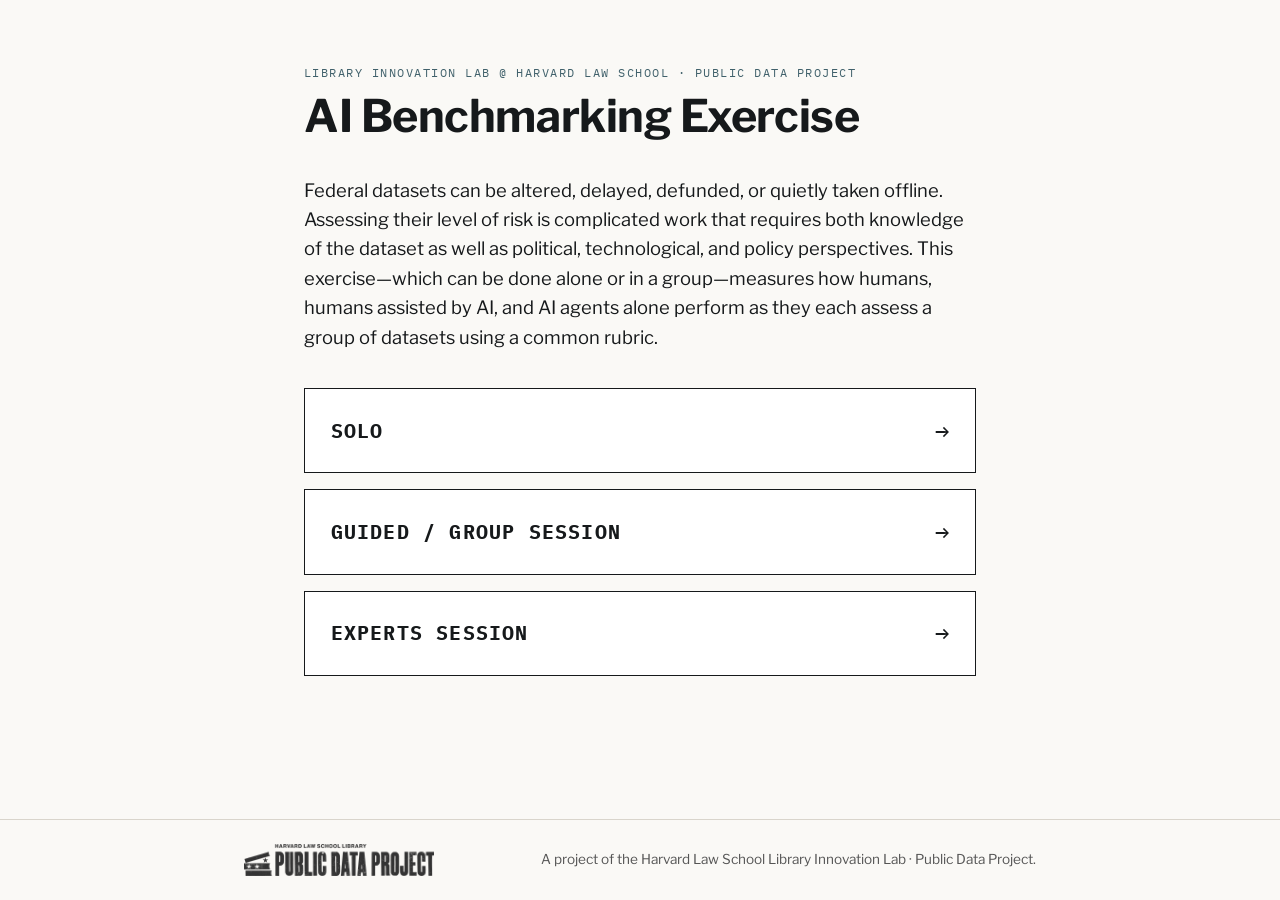
<file: index.html>
<!doctype html>
<html lang="en">
  <head>
    <meta charset="utf-8" />
    <meta name="viewport" content="width=device-width, initial-scale=1" />
    <title>AI Benchmarking Exercise · Public Data Project</title>
    <link rel="preconnect" href="https://fonts.googleapis.com" />
    <link
      href="https://fonts.googleapis.com/css2?family=IBM+Plex+Mono:wght@400;700&family=Libre+Franklin:ital,wght@0,400;0,600;0,800;1,400&display=swap"
      rel="stylesheet"
    />
    <link rel="stylesheet" href="css/style.css" />
    <script src="js/data-index.js"></script>
    <script src="js/site.js"></script>
    <script>
      applyTrack();
    </script>
  </head>
  <body>
    <main class="entry">
      <p class="eyebrow">
        Library Innovation Lab @ Harvard Law School · Public Data Project
      </p>
      <h1>AI Benchmarking Exercise</h1>

      <p class="lede">
        Federal datasets can be altered, delayed, defunded, or quietly taken
        offline. Assessing their level of risk is complicated work that requires
        both knowledge of the dataset as well as political, technological, and
        policy perspectives. This exercise—which can be done alone or in a
        group—measures how humans, humans assisted by AI, and AI agents alone
        perform as they each assess a group of datasets using a common rubric.
      </p>

      <div class="choices">
        <a class="choice" href="overview.html" data-track-set="solo">
          <span class="choice-label">Solo</span>
          <span class="choice-go" aria-hidden="true">→</span>
        </a>
        <a class="choice" href="overview.html" data-track-set="group">
          <span class="choice-label">Guided / Group Session</span>
          <span class="choice-go" aria-hidden="true">→</span>
        </a>
        <a class="choice" href="overview.html" data-track-set="expert">
          <span class="choice-label">Experts Session</span>
          <span class="choice-go" aria-hidden="true">→</span>
        </a>
      </div>
    </main>

    <footer class="site">
      <div class="inner">
        <img
          class="footer-logo"
          src="assets/public-data-project.png"
          width="800"
          height="136"
          alt="Harvard Law School Library · Public Data Project"
        />
        <p>
          A project of the Harvard Law School Library Innovation Lab · Public
          Data Project.
        </p>
      </div>
    </footer>

    <script>
      initEntry();
    </script>
  </body>
</html>
</file>
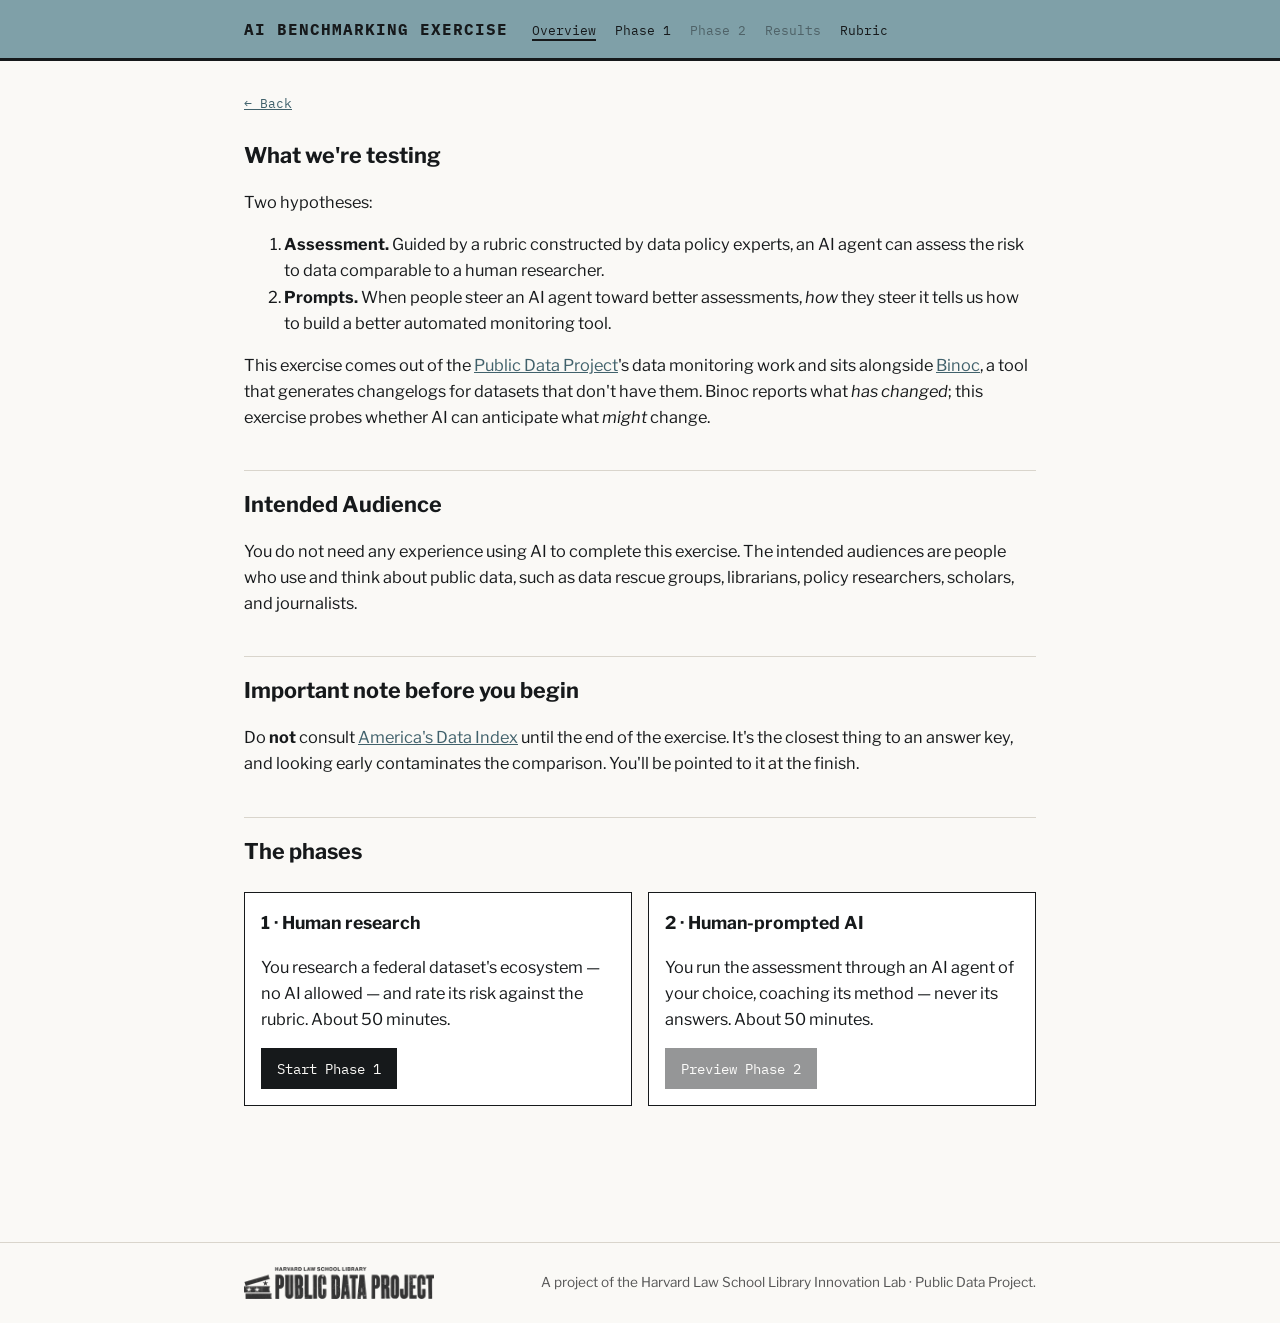
<file: overview.html>
<!doctype html>
<html lang="en">
  <head>
    <meta charset="utf-8" />
    <meta name="viewport" content="width=device-width, initial-scale=1" />
    <title>Overview · AI Benchmarking Exercise — Public Data Project</title>
    <link rel="preconnect" href="https://fonts.googleapis.com" />
    <link
      href="https://fonts.googleapis.com/css2?family=IBM+Plex+Mono:wght@400;700&family=Libre+Franklin:ital,wght@0,400;0,600;0,800;1,400&display=swap"
      rel="stylesheet"
    />
    <link rel="stylesheet" href="css/style.css" />
    <script src="js/data-index.js"></script>
    <script src="js/site.js"></script>
    <script>
      applyTrack();
    </script>
  </head>
  <body>
    <header class="site">
      <div class="inner">
        <a class="wordmark" href="index.html">AI Benchmarking Exercise</a>
        <nav class="site">
          <a href="overview.html" aria-current="page">Overview</a>
          <a href="phase-1.html">Phase 1</a>
          <a href="phase-2.html" data-only="group">Phase 2</a>
          <a href="results.html">Results</a>
          <a href="rubric.html">Rubric</a>
        </nav>
      </div>
    </header>

    <main>
      <p class="backlink"><a href="index.html">← Back</a></p>

      <h2>What we're testing</h2>
      <p>Two hypotheses:</p>
      <ol>
        <li>
          <strong>Assessment.</strong> Guided by a rubric constructed by data
          policy experts, an AI agent can assess the risk to data comparable to
          a human researcher.
        </li>
        <li>
          <strong>Prompts.</strong> When people steer an AI agent toward better
          assessments, <em>how</em> they steer it tells us how to build a better
          automated monitoring tool.
        </li>
      </ol>
      <p>
        This exercise comes out of the
        <a href="https://lil.law.harvard.edu/our-work/public-data-project/"
          >Public Data Project</a
        >'s data monitoring work and sits alongside
        <a href="https://harvard-lil.github.io/binoc/">Binoc</a>, a tool that
        generates changelogs for datasets that don't have them. Binoc reports
        what <em>has changed</em>; this exercise probes whether AI can
        anticipate what <em>might</em> change.
      </p>

      <h2>Intended Audience</h2>
      <p>
        You do not need any experience using AI to complete this exercise. The
        intended audiences are people who use and think about public data, such
        as data rescue groups, librarians, policy researchers, scholars, and
        journalists.
      </p>

      <h2>Important note before you begin</h2>

      <p data-hide="expert">
        Do <strong>not</strong> consult
        <a href="https://dataindex.us/collections/">America's Data Index</a>
        until the end of the exercise. It's the closest thing to an answer key,
        and looking early contaminates the comparison. You'll be pointed to it
        at the finish.
      </p>
      <p data-only="expert">
        Do <strong>not</strong> consult
        <a href="https://dataindex.us/collections/">America's Data Index</a>
        during the exercise.
      </p>

      <h2>The phases</h2>
      <div class="phases">
        <article class="phase-card">
          <h3>1 · Human research</h3>
          <p>
            You research a federal dataset's ecosystem — no AI allowed — and
            rate its risk against the rubric. About 50 minutes.
          </p>
          <a class="btn" href="phase-1.html">Start Phase 1</a>
        </article>
        <article class="phase-card" data-only="group">
          <h3>2 · Human-prompted AI</h3>
          <p>
            You run the assessment through an AI agent of your choice, coaching
            its method — never its answers. About 50 minutes.
          </p>
          <a class="btn" href="phase-2.html">Preview Phase 2</a>
        </article>
      </div>
    </main>

    <footer class="site">
      <div class="inner">
        <img
          class="footer-logo"
          src="assets/public-data-project.png"
          width="800"
          height="136"
          alt="Harvard Law School Library · Public Data Project"
        />
        <p>
          A project of the Harvard Law School Library Innovation Lab · Public
          Data Project.
        </p>
      </div>
    </footer>
  <script>guardNav();</script>
</body>
</html>
</file>
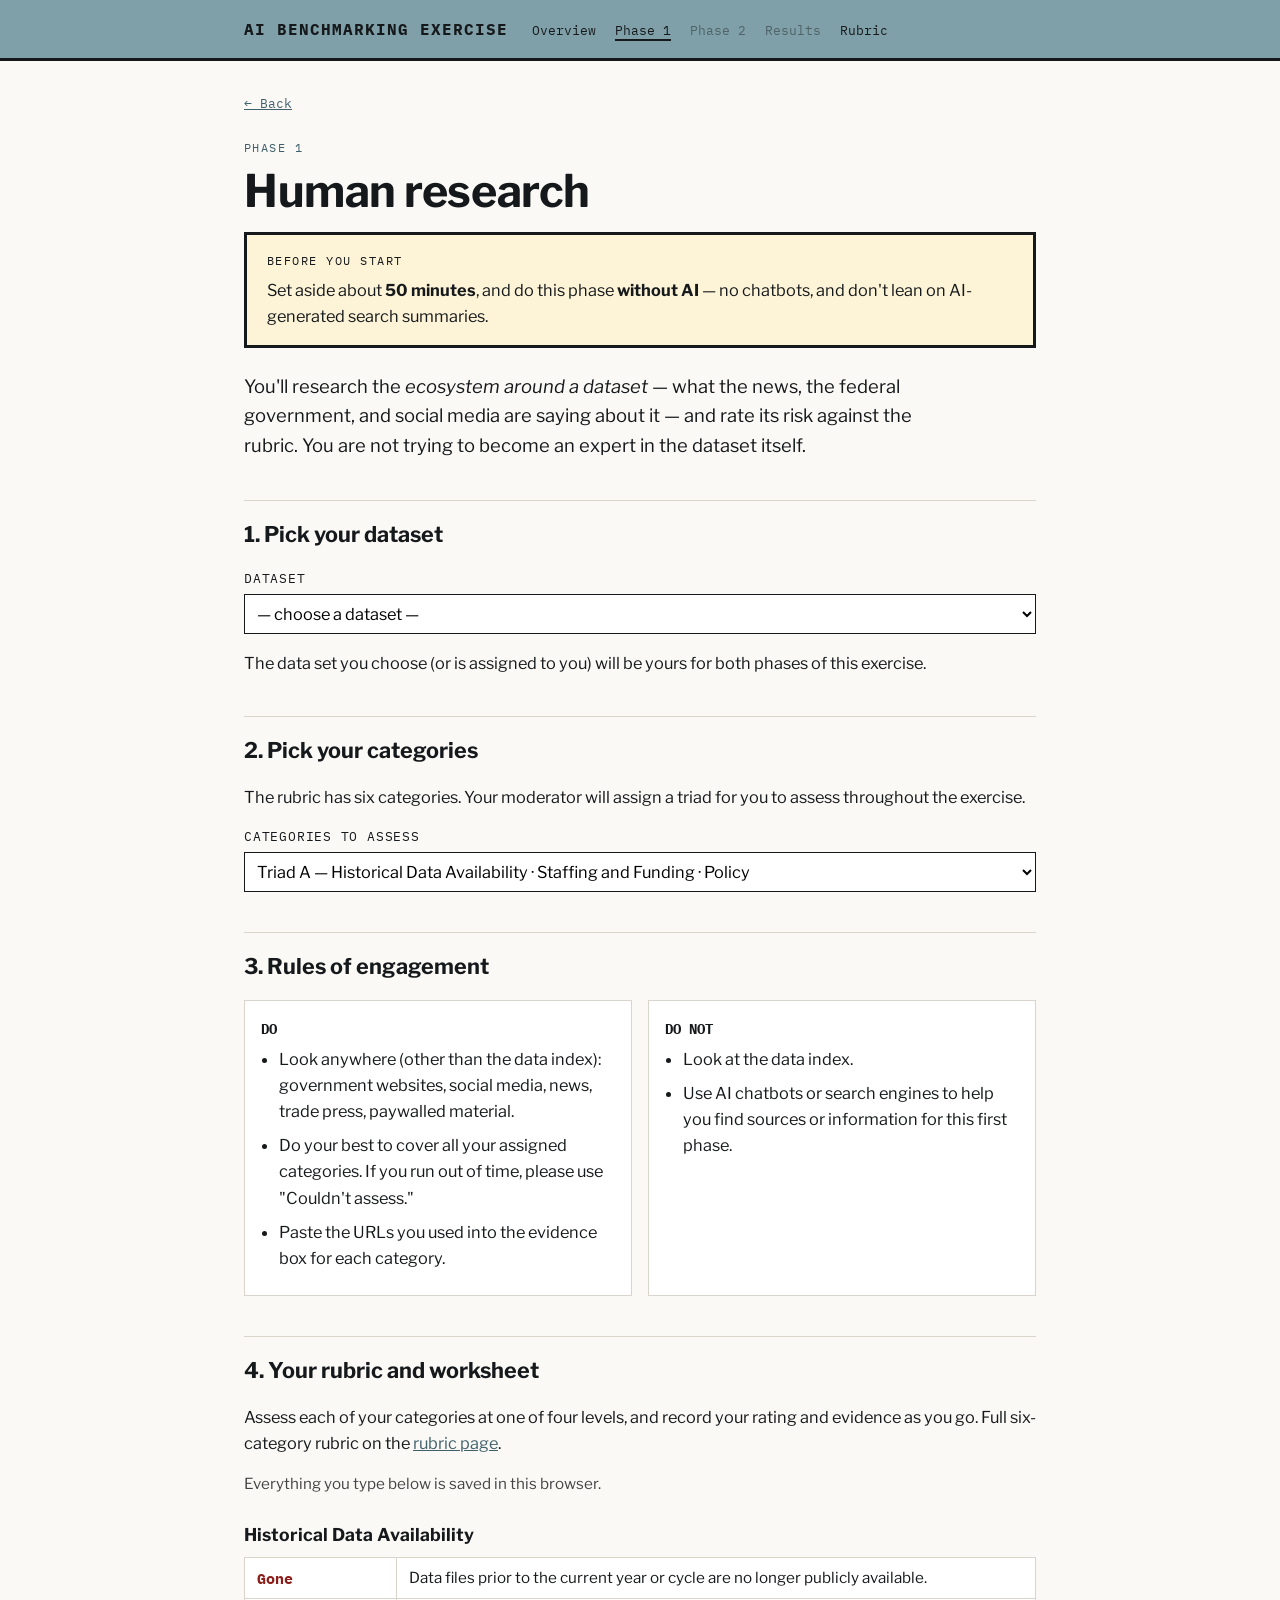
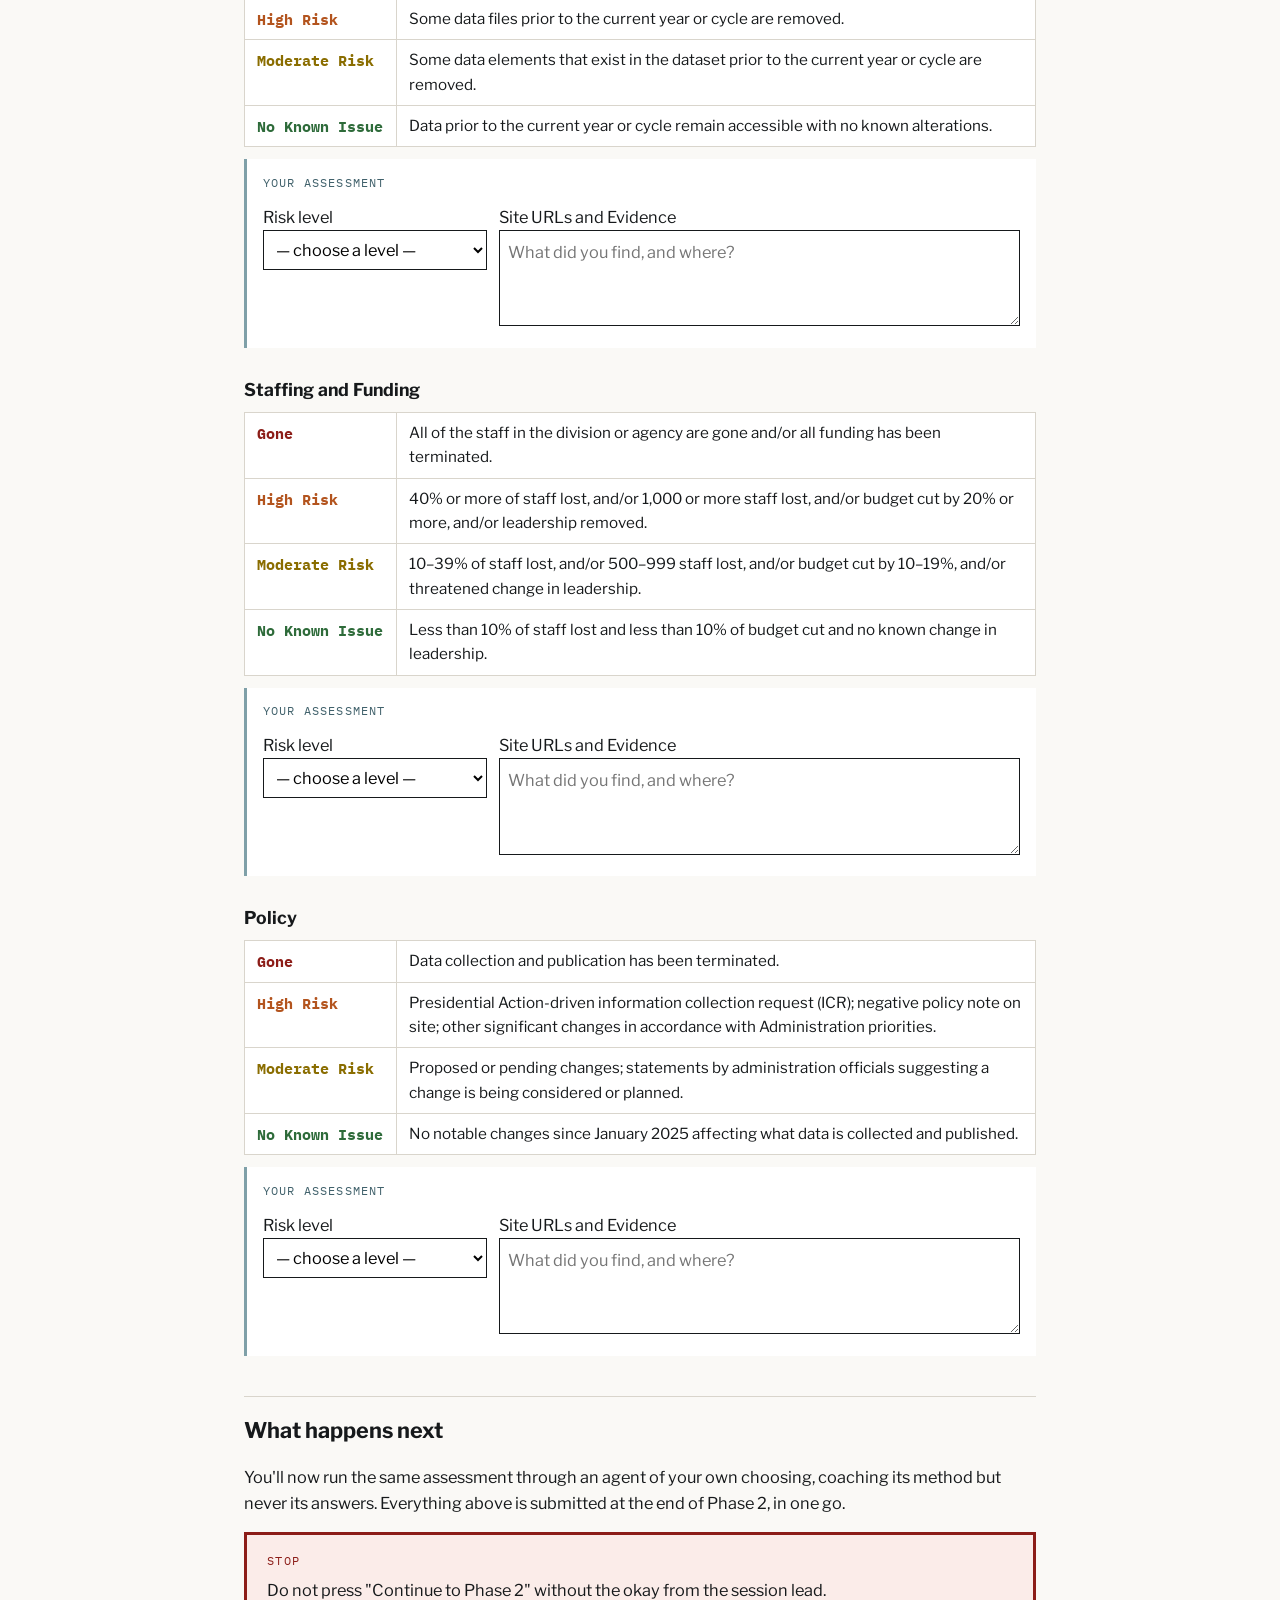
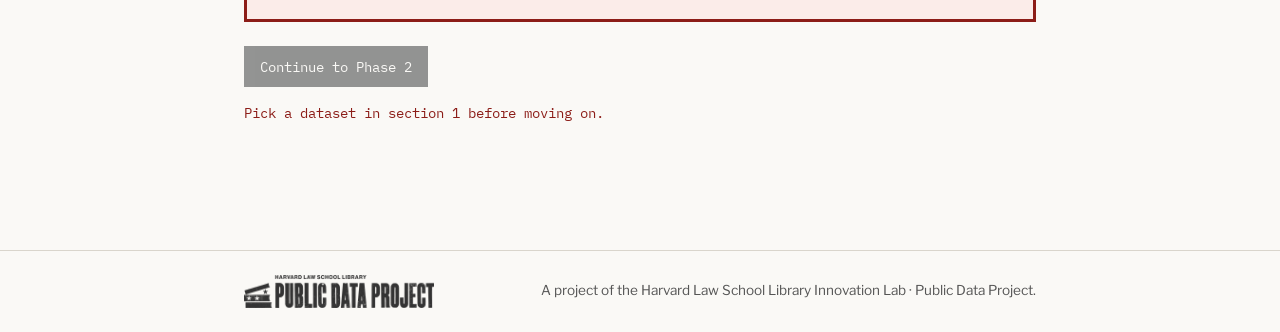
<file: phase-1.html>
<!doctype html>
<html lang="en">
  <head>
    <meta charset="utf-8" />
    <meta name="viewport" content="width=device-width, initial-scale=1" />
    <title>Phase 1 · Human Research — AI Benchmarking Exercise</title>
    <link rel="preconnect" href="https://fonts.googleapis.com" />
    <link
      href="https://fonts.googleapis.com/css2?family=IBM+Plex+Mono:wght@400;700&family=Libre+Franklin:ital,wght@0,400;0,600;0,800;1,400&display=swap"
      rel="stylesheet"
    />
    <link rel="stylesheet" href="css/style.css" />
    <script src="js/data-index.js"></script>
    <script src="js/site.js"></script>
    <script>
      applyTrack();
    </script>
  </head>
  <body>
    <header class="site">
      <div class="inner">
        <a class="wordmark" href="index.html">AI Benchmarking Exercise</a>
        <nav class="site">
          <a href="overview.html">Overview</a>
          <a href="phase-1.html" aria-current="page">Phase 1</a>
          <a href="phase-2.html" data-only="group">Phase 2</a>
          <a href="results.html">Results</a>
          <a href="rubric.html">Rubric</a>
        </nav>
      </div>
    </header>

    <main>
      <p class="backlink"><a href="overview.html">← Back</a></p>

      <p class="eyebrow">Phase 1</p>
      <h1>Human research</h1>

      <!-- Title, body copy and padlock glyph are set by applyPhase1Lock(). -->
      <div class="callout locked" id="phase1-lock" hidden>
        <button
          type="button"
          class="lock-toggle"
          aria-label="Unlock Phase 1 answers"
        ></button>
        <p class="callout-title">Results locked</p>
        <p class="lock-note"></p>
      </div>

      <div class="callout">
        <p class="callout-title">Before you start</p>
        <p>
          Set aside about <strong>50 minutes</strong>, and do this phase
          <strong>without AI</strong> — no chatbots, and don't lean on
          AI-generated search summaries.
        </p>
      </div>

      <p class="lede">
        You'll research the <em>ecosystem around a dataset</em> — what the news,
        the federal government, and social media are saying about it — and rate
        its risk against the rubric. You are not trying to become an expert in
        the dataset itself.
      </p>

      <h2>1. Pick your dataset</h2>
      <div class="picker">
        <div>
          <label for="dataset-select">Dataset</label>
          <!-- Options are built from DATASETS in js/site.js. -->
          <select id="dataset-select"></select>
          <p class="hint" id="custom-dataset-hint" hidden>
            Fill in the dataset's title, publisher, description, and URL below.
            Phase 2 builds its prompts straight from these fields, so you won't
            be asked for them again.
          </p>
        </div>
        <div id="custom-dataset-fields" hidden>
          <div>
            <label for="c-title">Dataset title</label
            ><input type="text" id="c-title" />
          </div>
          <div>
            <label for="c-org">Organization / publisher</label
            ><input type="text" id="c-org" />
          </div>
          <div>
            <label for="c-desc">Description</label
            ><textarea id="c-desc" rows="3"></textarea>
          </div>
          <div>
            <label for="c-url">URL</label><input type="text" id="c-url" />
          </div>
        </div>
      </div>
      <div id="dataset-card"></div>
      <p data-only="group">
        The data set you choose (or is assigned to you) will be yours for both
        phases of this exercise.
      </p>
      <p data-only="solo">
        The data set you choose (or is assigned to you) will be yours for the
        rest of this exercise.
      </p>

      <h2>2. Pick your categories</h2>
      <p>
        The rubric has six categories. Your moderator will assign a triad for
        you to assess throughout the exercise.
      </p>
      <div class="picker" id="category-picker"></div>

      <h2>3. Rules of engagement</h2>
      <div class="dodont">
        <section>
          <h3>Do</h3>
          <ul>
            <li>
              Look anywhere (other than the data index): government websites,
              social media, news, trade press, paywalled material.
            </li>
            <li>
              Do your best to cover all your assigned categories. If you run out
              of time, please use "Couldn't assess."
            </li>
            <li>
              Paste the URLs you used into the evidence box for each category.
            </li>
          </ul>
        </section>
        <section>
          <h3>Do not</h3>
          <ul>
            <li>Look at the data index.</li>
            <li>
              Use AI chatbots or search engines to help you find sources or
              information for this first phase.
            </li>
          </ul>
        </section>
      </div>

      <h2>4. Your rubric and worksheet</h2>
      <p>
        Assess each of your categories at one of four levels, and record your
        rating and evidence as you go. Full six-category rubric on the
        <a href="rubric.html">rubric page</a>.
      </p>
      <p class="hint">Everything you type below is saved in this browser.</p>
      <div id="triad-rubric"></div>

      <section data-only="solo">
        <h2>5. Submit your assessment</h2>
        <p>
          When you're done (or out of time), send us the worksheet above.
          There's no separate form — everything you typed goes with it.
          "Couldn't assess" is a legitimate answer for any category.
        </p>

        <div class="picker">
          <div>
            <label for="p-name">Your name</label
            ><input type="text" id="p-name" />
          </div>
          <div>
            <label for="p-email"
              >Email <span class="optional">optional</span></label
            >
            <input type="text" id="p-email" />
          </div>
        </div>

        <p>
          <button class="btn" type="button" id="submit-assessment">
            Submit your assessment
          </button>
          <button class="btn secondary" type="button" id="download-worksheet">
            Save a copy
          </button>
        </p>
        <p id="submit-status" class="status"></p>
      </section>

      <section data-only="solo">
        <h2>The automated benchmark</h2>
        <p>
          Before you started, we ran an agent over the same dataset with the
          same rubric and output format, and no human steering. It records its
          reasoning as it works.
        </p>
        <p>Its ratings sit next to yours on the results page.</p>
      </section>

      <h2>What happens next</h2>
      <p data-only="solo">You're done. Thank you.</p>
      <p data-only="solo">
        <a class="btn" href="results.html">Open your results</a>
      </p>
      <p data-only="group">
        You'll now run the same assessment through an agent of your own
        choosing, coaching its method but never its answers. Everything above is
        submitted at the end of Phase 2, in one go.
      </p>
      <div class="callout locked" data-only="group">
        <p class="callout-title">Stop</p>
        <p>
          Do not press "Continue to Phase 2" without the okay from the session
          lead.
        </p>
      </div>
      <p data-only="group">
        <a class="btn" href="phase-2.html" id="continue-phase-2"
          >Continue to Phase 2</a
        >
      </p>
      <p data-only="group" id="continue-note" class="status"></p>
    </main>

    <footer class="site">
      <div class="inner">
        <img
          class="footer-logo"
          src="assets/public-data-project.png"
          width="800"
          height="136"
          alt="Harvard Law School Library · Public Data Project"
        />
        <p>
          A project of the Harvard Law School Library Innovation Lab · Public
          Data Project.
        </p>
      </div>
    </footer>

    <script>
      initPhase1();
    </script>
  </body>
</html>
</file>
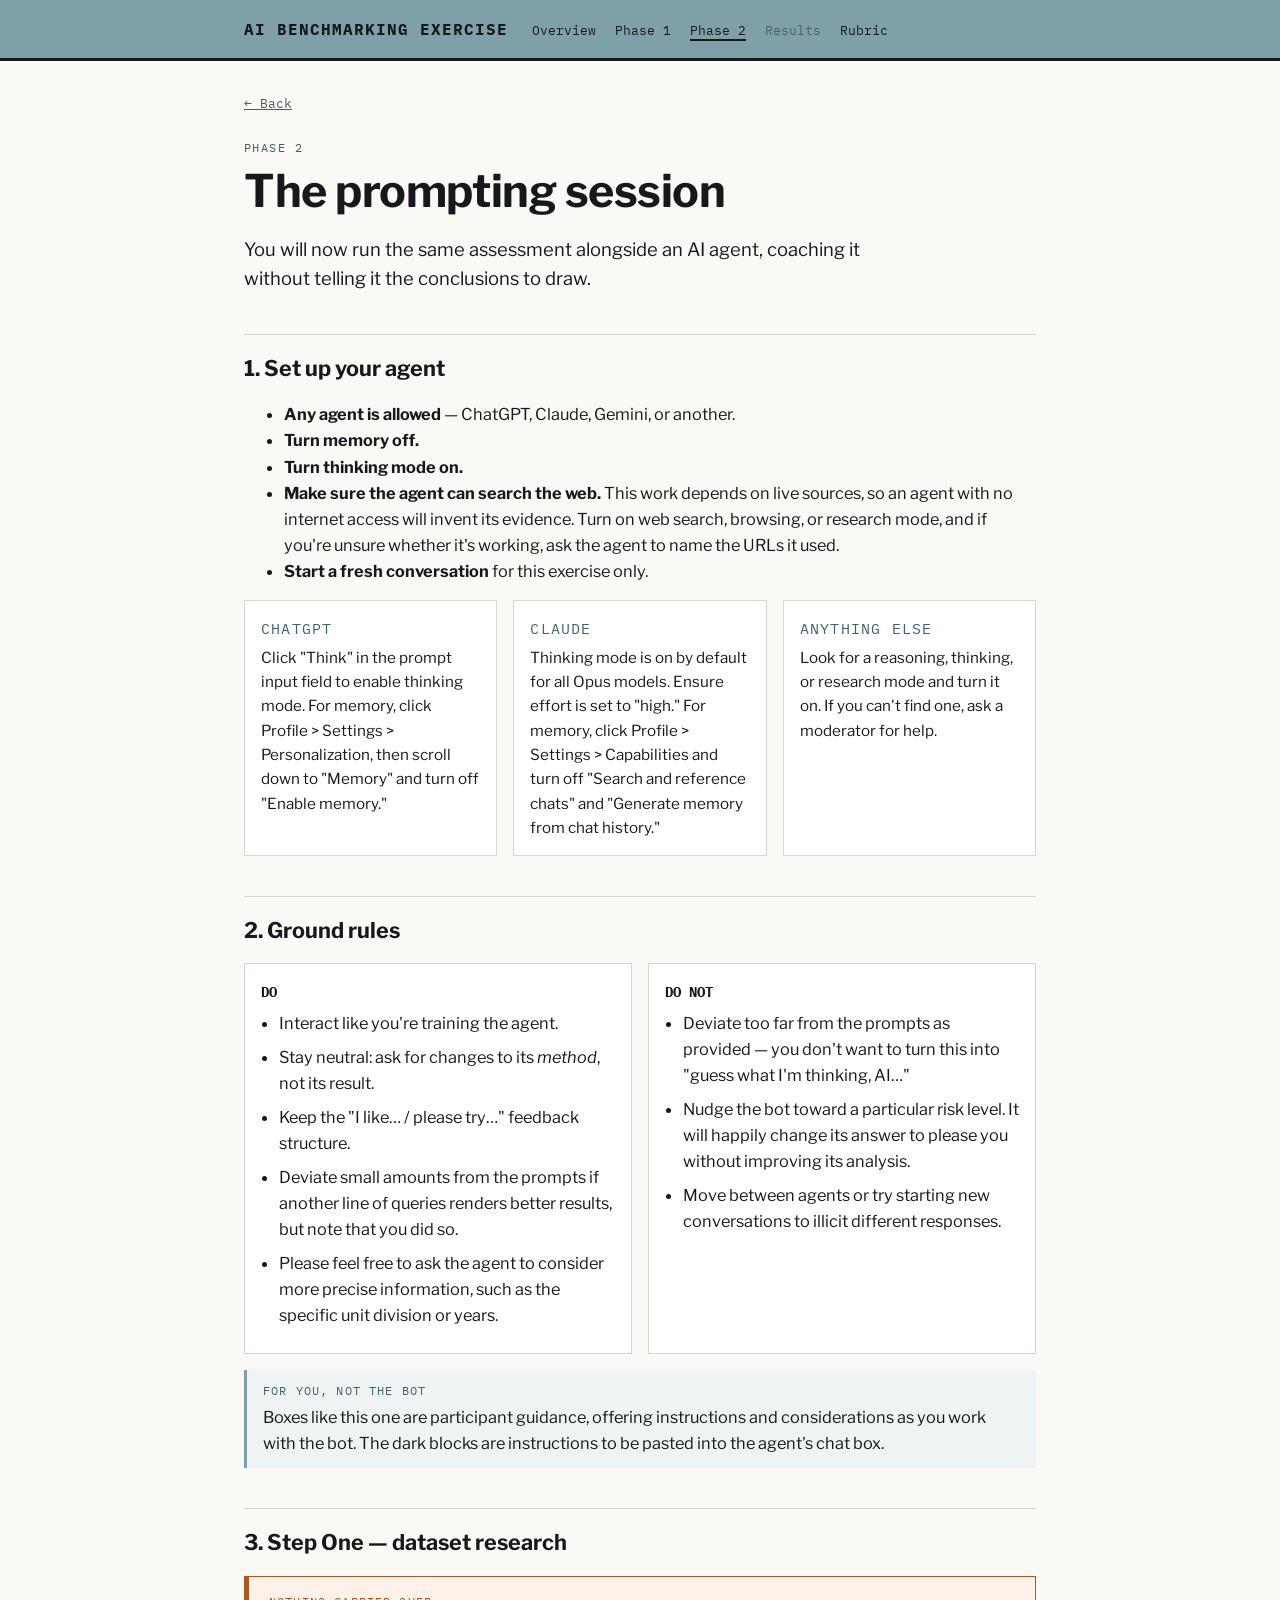
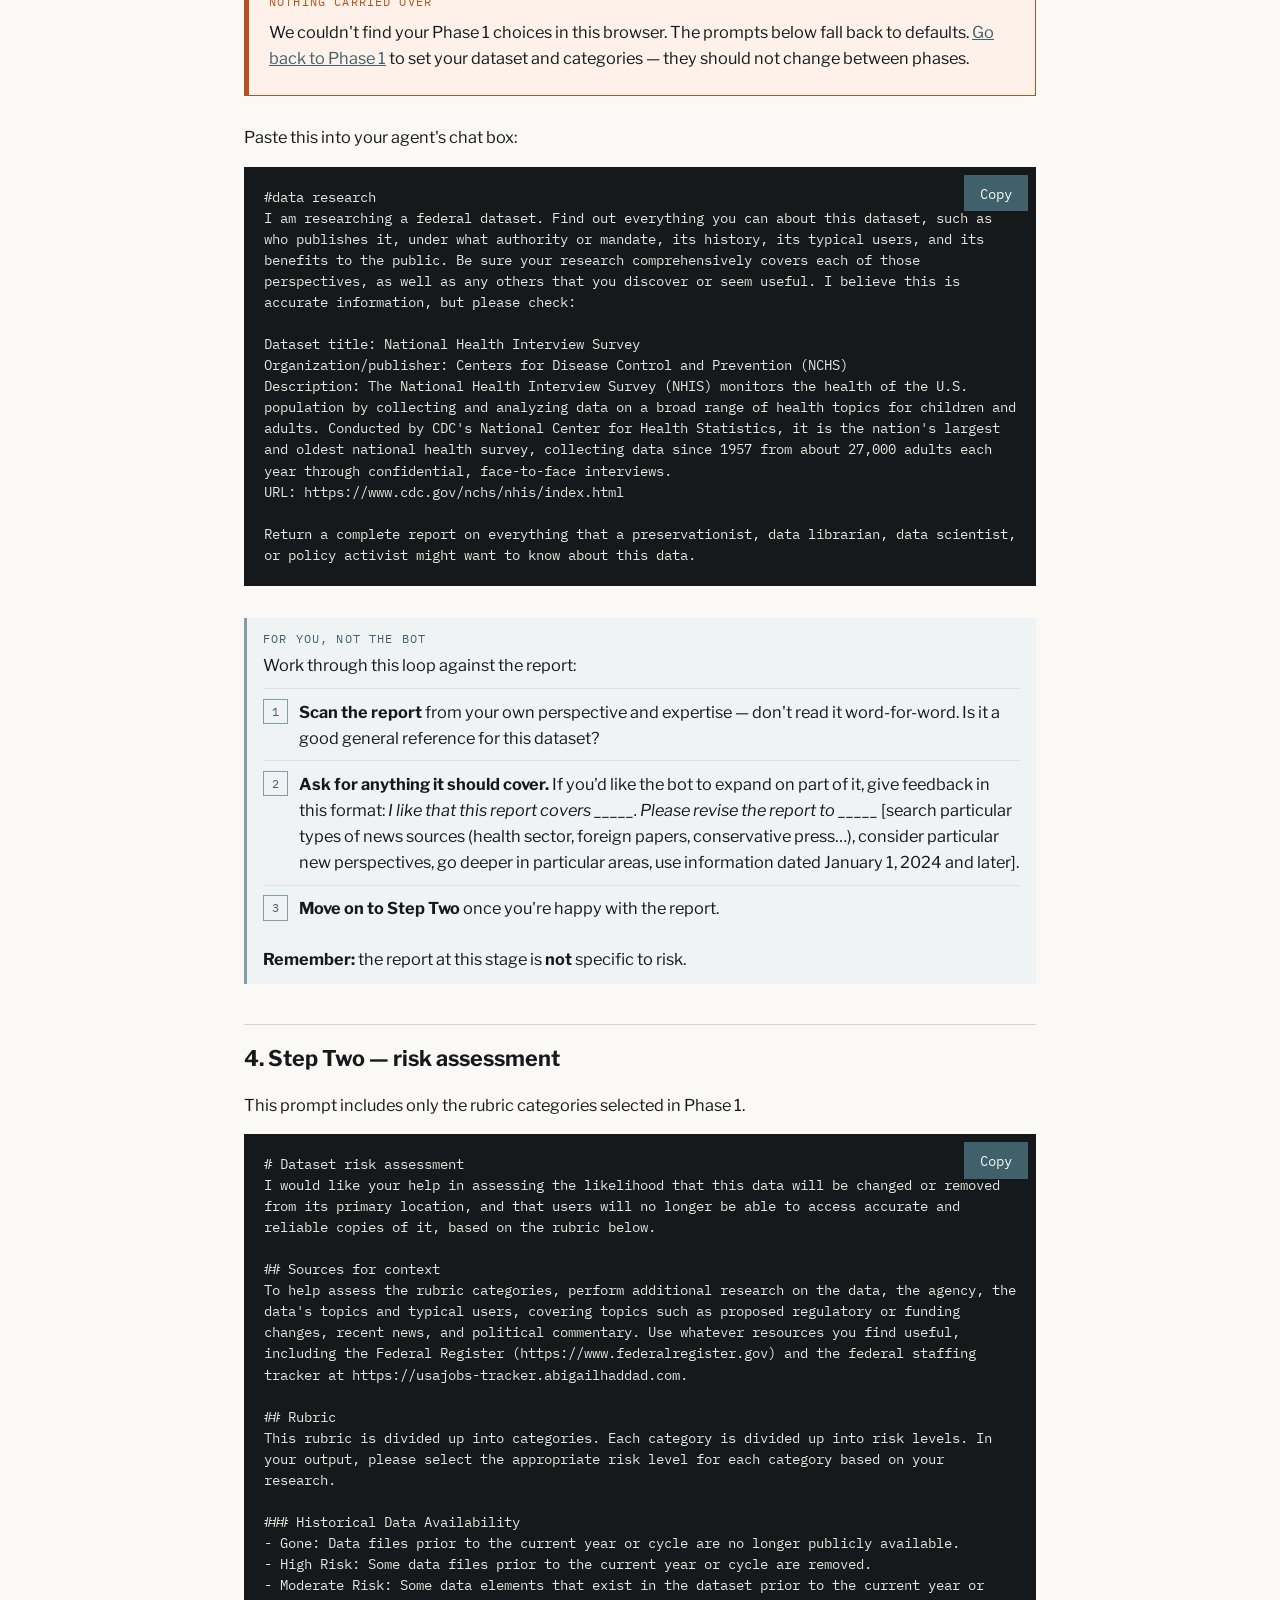
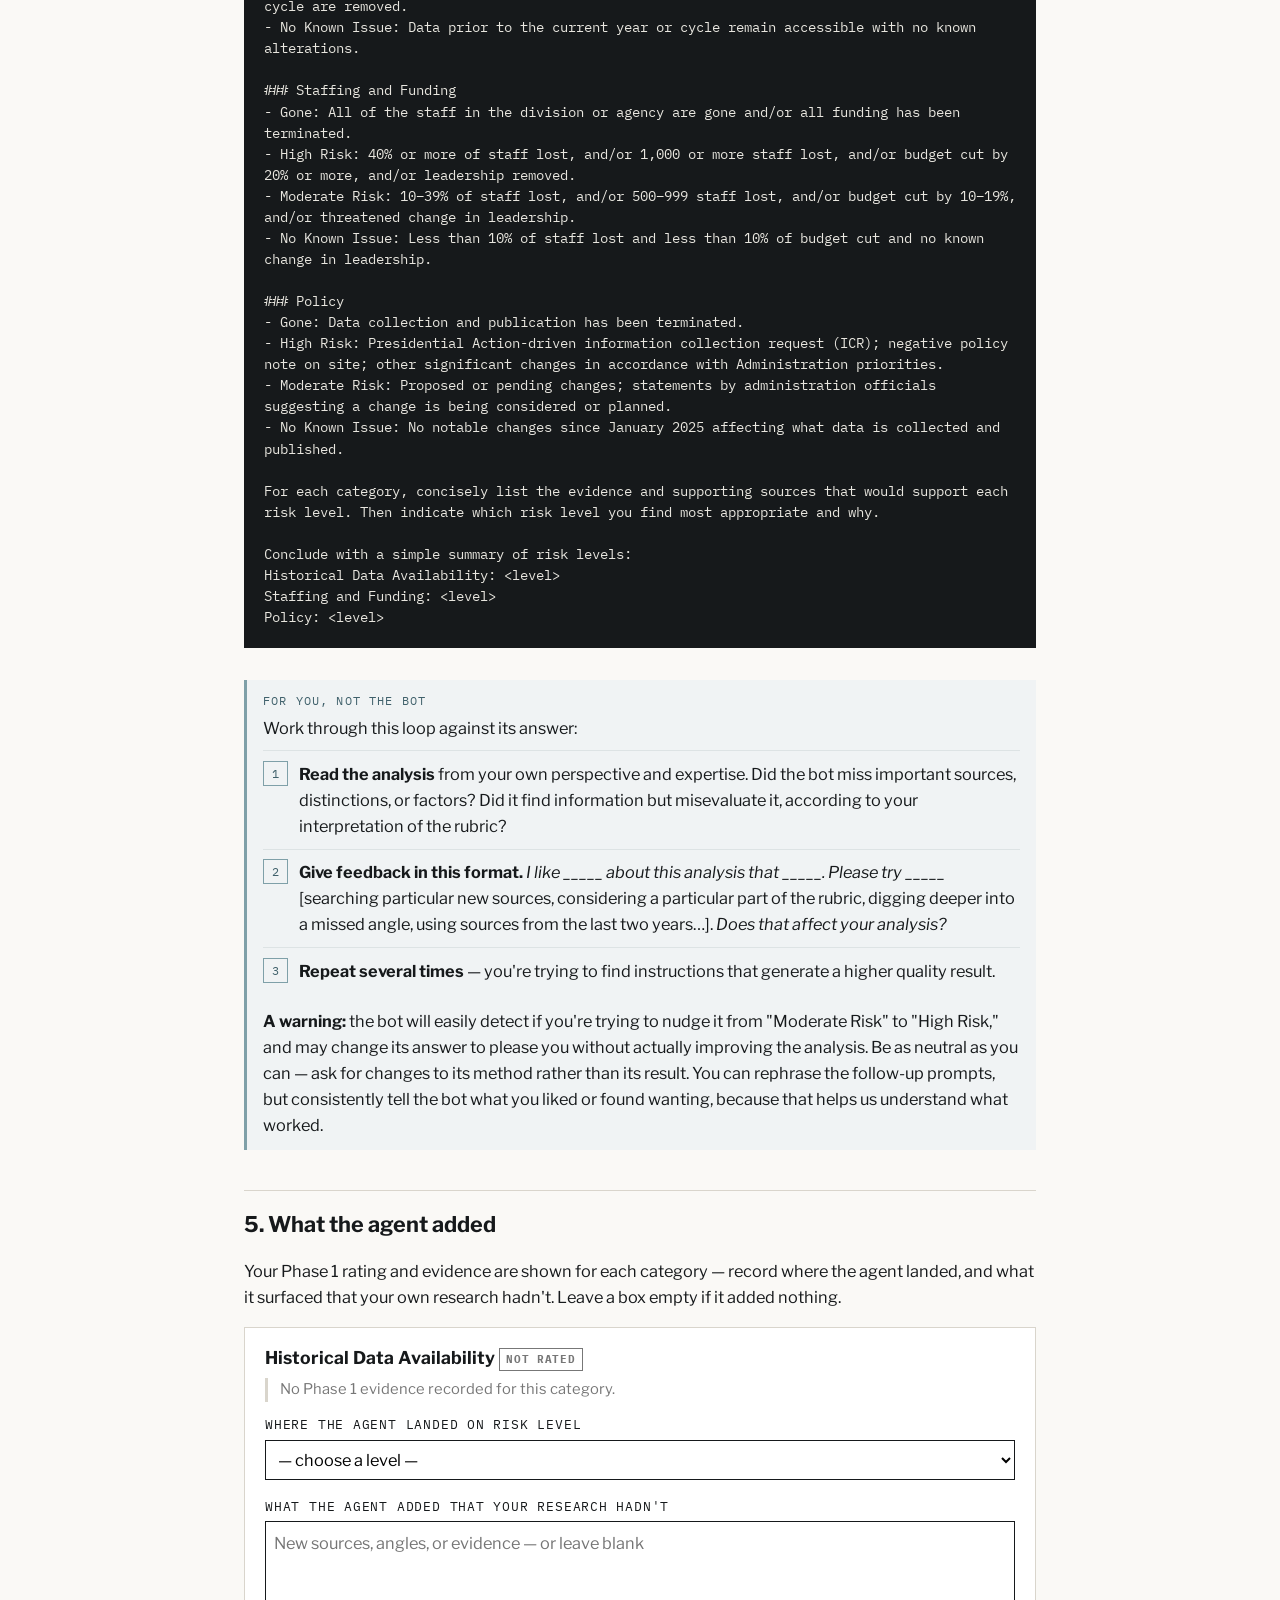
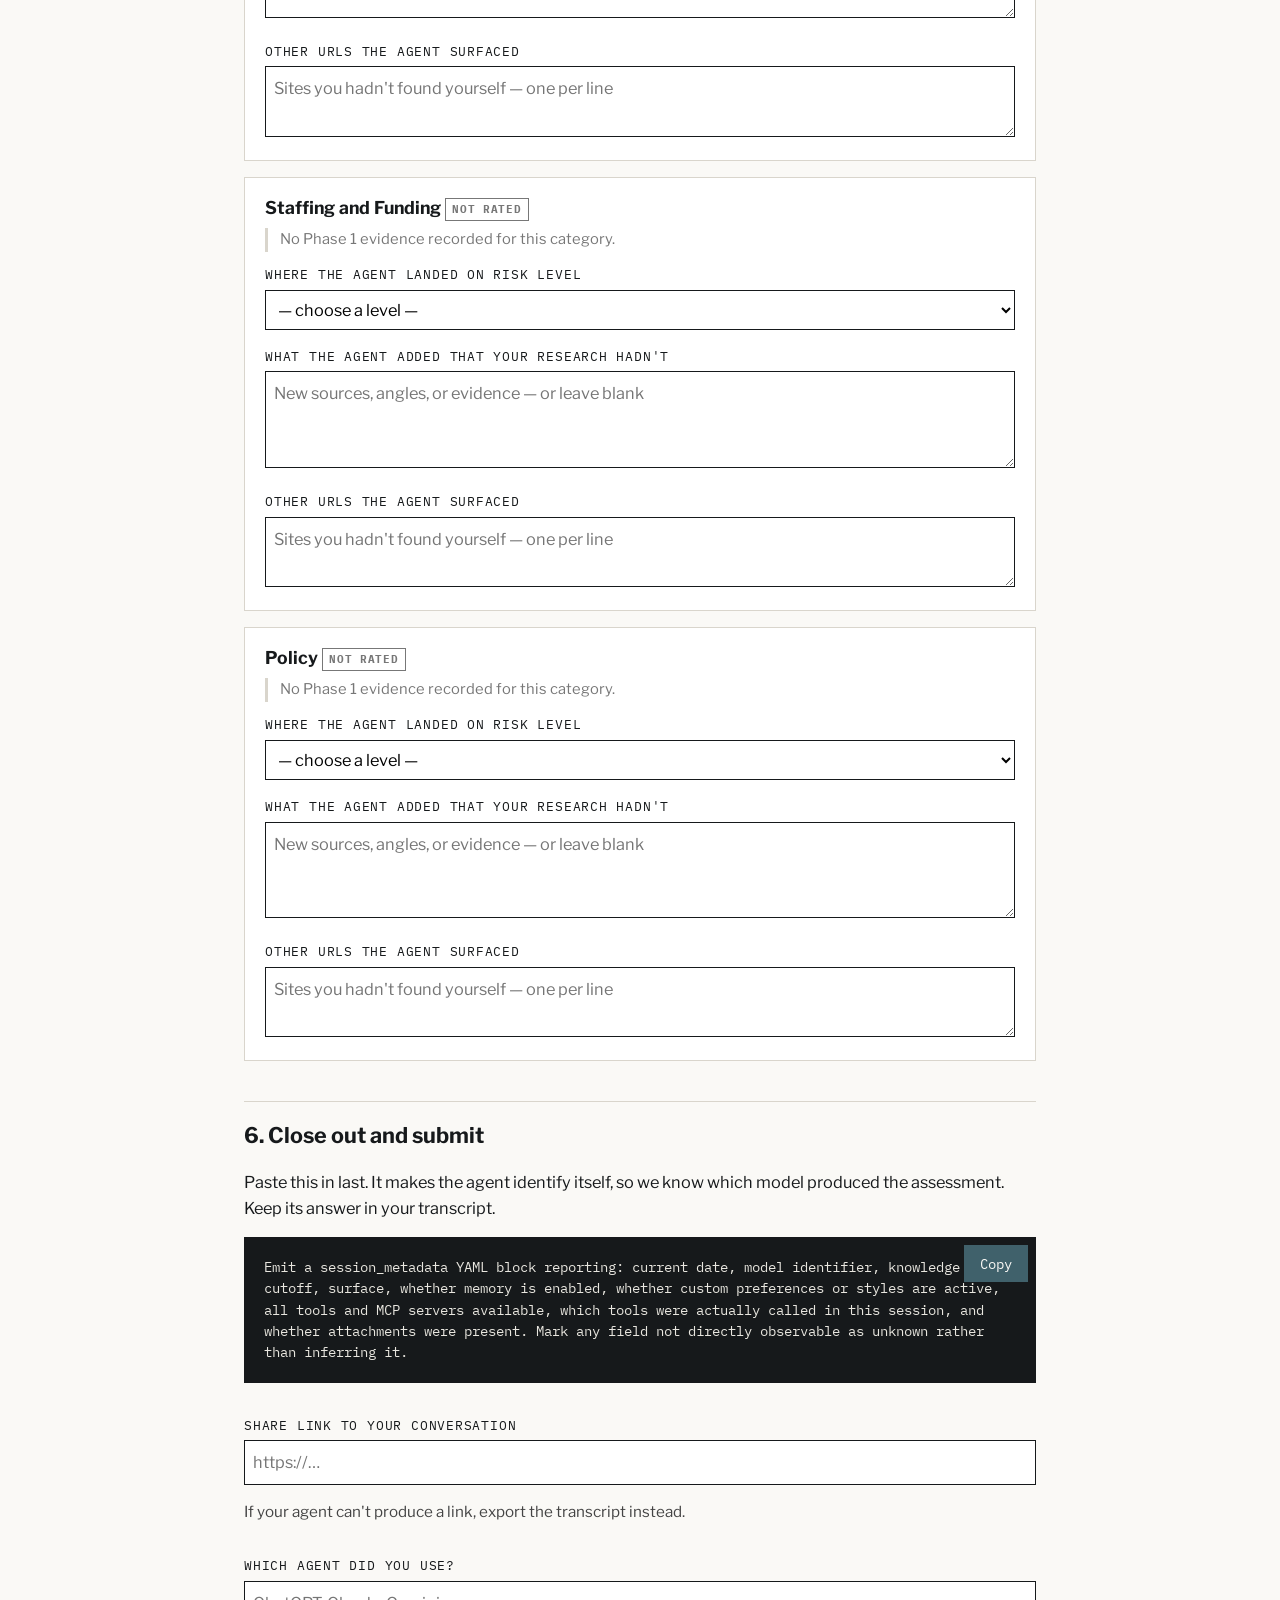
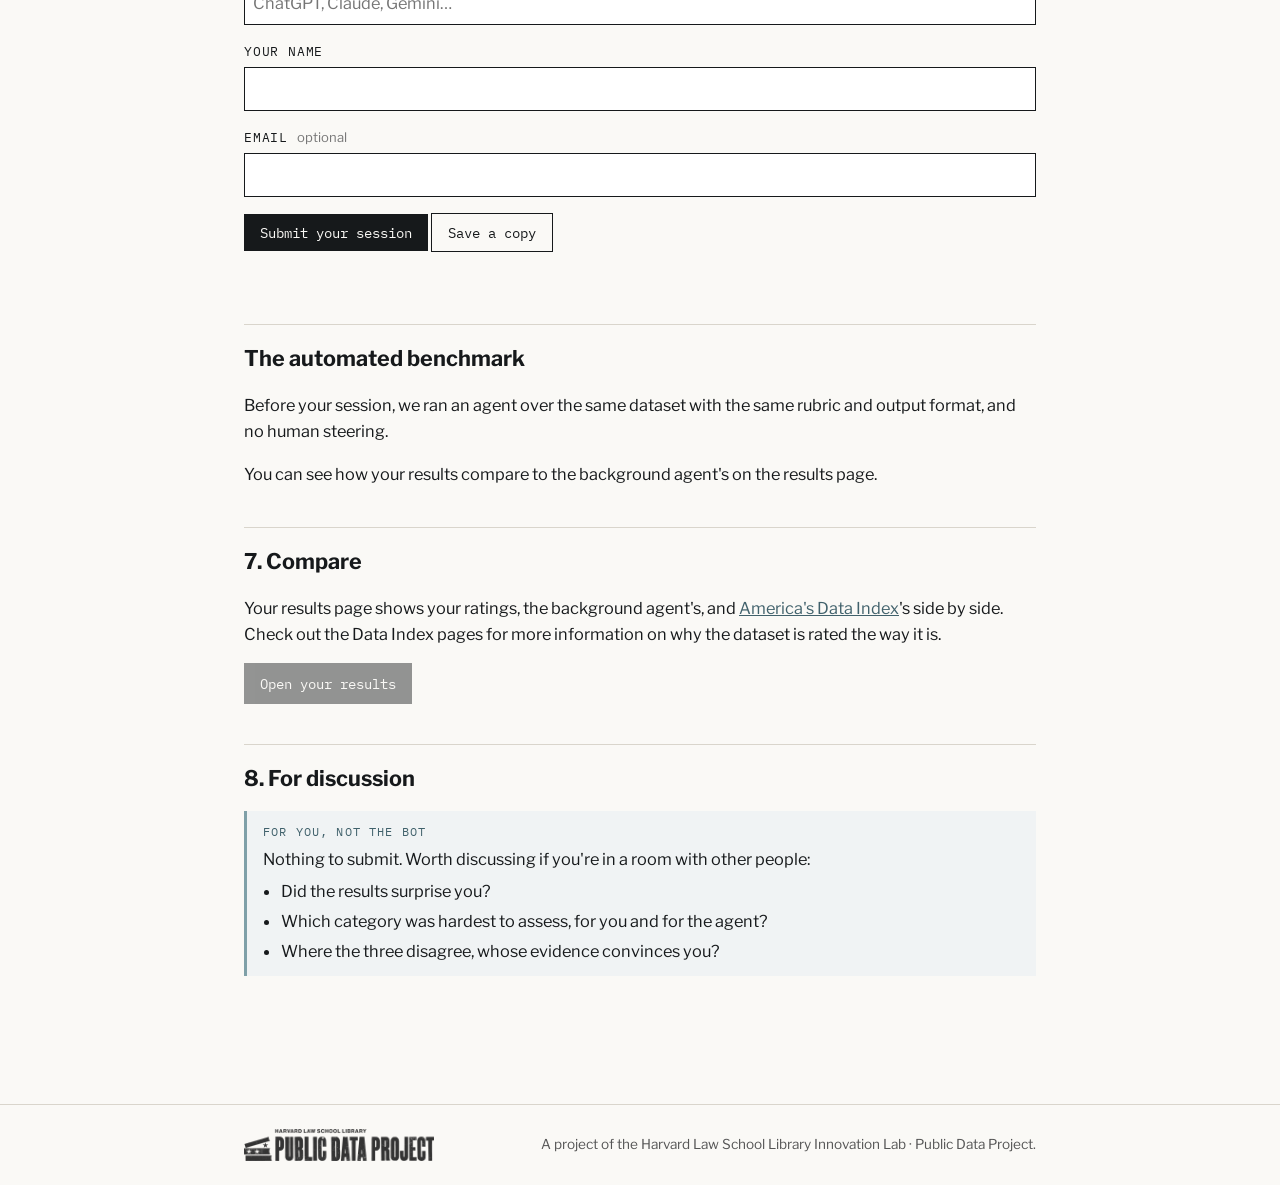
<file: phase-2.html>
<!doctype html>
<html lang="en">
  <head>
    <meta charset="utf-8" />
    <meta name="viewport" content="width=device-width, initial-scale=1" />
    <title>Phase 2 · Prompting Session — AI Benchmarking Exercise</title>
    <link rel="preconnect" href="https://fonts.googleapis.com" />
    <link
      href="https://fonts.googleapis.com/css2?family=IBM+Plex+Mono:wght@400;700&family=Libre+Franklin:ital,wght@0,400;0,600;0,800;1,400&display=swap"
      rel="stylesheet"
    />
    <link rel="stylesheet" href="css/style.css" />
    <script src="js/data-index.js"></script>
    <script src="js/site.js"></script>
    <script>
      applyTrack();
    </script>
  </head>
  <body>
    <header class="site">
      <div class="inner">
        <a class="wordmark" href="index.html">AI Benchmarking Exercise</a>
        <nav class="site">
          <a href="overview.html">Overview</a>
          <a href="phase-1.html">Phase 1</a>
          <a href="phase-2.html" aria-current="page">Phase 2</a>
          <a href="results.html">Results</a>
          <a href="rubric.html">Rubric</a>
        </nav>
      </div>
    </header>

    <main>
      <p class="backlink"><a href="phase-1.html">← Back</a></p>

      <p class="eyebrow">Phase 2</p>
      <h1>The prompting session</h1>

      <p class="lede">
        You will now run the same assessment alongside an AI agent, coaching it
        without telling it the conclusions to draw.
      </p>

      <h2>1. Set up your agent</h2>
      <ul>
        <li>
          <strong>Any agent is allowed</strong> — ChatGPT, Claude, Gemini, or
          another.
        </li>
        <li>
          <strong>Turn memory off.</strong>
        </li>
        <li>
          <strong>Turn thinking mode on.</strong>
        </li>
        <li>
          <strong>Make sure the agent can search the web.</strong> This work
          depends on live sources, so an agent with no internet access will
          invent its evidence. Turn on web search, browsing, or research mode,
          and if you're unsure whether it's working, ask the agent to name the
          URLs it used.
        </li>
        <li>
          <strong>Start a fresh conversation</strong> for this exercise only.
        </li>
      </ul>

      <div class="provider-cards">
        <div class="provider">
          <p class="provider-name">ChatGPT</p>
          <p>
            Click "Think" in the prompt input field to enable thinking mode. For
            memory, click Profile > Settings > Personalization, then scroll down
            to "Memory" and turn off "Enable memory."
          </p>
        </div>
        <div class="provider">
          <p class="provider-name">Claude</p>
          <p>
            Thinking mode is on by default for all Opus models. Ensure effort is
            set to "high." For memory, click Profile > Settings > Capabilities
            and turn off "Search and reference chats" and "Generate memory from
            chat history."
          </p>
        </div>
        <div class="provider">
          <p class="provider-name">Anything else</p>
          <p>
            Look for a reasoning, thinking, or research mode and turn it on. If
            you can't find one, ask a moderator for help.
          </p>
        </div>
      </div>

      <h2>2. Ground rules</h2>
      <div class="dodont">
        <section>
          <h3>Do</h3>
          <ul>
            <li>Interact like you're training the agent.</li>
            <li>
              Stay neutral: ask for changes to its <em>method</em>, not its
              result.
            </li>
            <li>Keep the "I like… / please try…" feedback structure.</li>
            <li>
              Deviate small amounts from the prompts if another line of queries
              renders better results, but note that you did so.
            </li>
            <li>
              Please feel free to ask the agent to consider more precise
              information, such as the specific unit division or years.
            </li>
          </ul>
        </section>
        <section>
          <h3>Do not</h3>
          <ul>
            <li>
              Deviate too far from the prompts as provided — you don't want to
              turn this into "guess what I'm thinking, AI…"
            </li>
            <li>
              Nudge the bot toward a particular risk level. It will happily
              change its answer to please you without improving its analysis.
            </li>
            <li>
              Move between agents or try starting new conversations to illicit
              different responses.
            </li>
          </ul>
        </section>
      </div>

      <aside class="participant">
        <span class="label">For you, not the bot</span>
        Boxes like this one are participant guidance, offering instructions and
        considerations as you work with the bot. The dark blocks are
        instructions to be pasted into the agent's chat box.
      </aside>

      <h2>3. Step One — dataset research</h2>
      <div id="carryover"></div>

      <p>Paste this into your agent's chat box:</p>
      <div class="prompt-block">
        <button class="copy" data-copy-target="prompt-step-one">Copy</button>
        <pre id="prompt-step-one"></pre>
      </div>

      <aside class="participant">
        <span class="label">For you, not the bot</span>
        <p class="todo-intro">Work through this loop against the report:</p>
        <ol class="todo">
          <li>
            <span>
              <strong>Scan the report</strong> from your own perspective and
              expertise — don't read it word-for-word. Is it a good general
              reference for this dataset?
            </span>
          </li>
          <li>
            <span>
              <strong>Ask for anything it should cover.</strong> If you'd like
              the bot to expand on part of it, give feedback in this format:
              <em>I like that this report covers _____. Please revise the
              report to _____</em>
              [search particular types of news sources (health sector, foreign
              papers, conservative press…), consider particular new
              perspectives, go deeper in particular areas, use information
              dated January 1, 2024 and later].
            </span>
          </li>
          <li>
            <span>
              <strong>Move on to Step Two</strong> once you're happy with the
              report.
            </span>
          </li>
        </ol>
        <p class="todo-note">
          <strong>Remember:</strong> the report at this stage is
          <strong>not</strong> specific to risk.
        </p>
      </aside>

      <h2>4. Step Two — risk assessment</h2>
      <p>
        This prompt includes only the rubric categories selected in Phase 1.
      </p>
      <div class="prompt-block">
        <button class="copy" data-copy-target="prompt-step-two">Copy</button>
        <pre id="prompt-step-two"></pre>
      </div>

      <aside class="participant">
        <span class="label">For you, not the bot</span>
        <p class="todo-intro">Work through this loop against its answer:</p>
        <ol class="todo">
          <li>
            <span>
              <strong>Read the analysis</strong> from your own perspective and
              expertise. Did the bot miss important sources, distinctions, or
              factors? Did it find information but misevaluate it, according to
              your interpretation of the rubric?
            </span>
          </li>
          <li>
            <span>
              <strong>Give feedback in this format.</strong>
              <em>I like _____ about this analysis that _____. Please try
              _____</em>
              [searching particular new sources, considering a particular part
              of the rubric, digging deeper into a missed angle, using sources
              from the last two years…].
              <em>Does that affect your analysis?</em>
            </span>
          </li>
          <li>
            <span>
              <strong>Repeat several times</strong> — you're trying to find
              instructions that generate a higher quality result.
            </span>
          </li>
        </ol>
        <p class="todo-note">
          <strong>A warning:</strong> the bot will easily detect if you're trying
          to nudge it from "Moderate Risk" to "High Risk," and may change its
          answer to please you without actually improving the analysis. Be as
          neutral as you can — ask for changes to its method rather than its
          result. You can rephrase the follow-up prompts, but consistently tell
          the bot what you liked or found wanting, because that helps us
          understand what worked.
        </p>
      </aside>

      <h2>5. What the agent added</h2>
      <p>
        Your Phase 1 rating and evidence are shown for each category — record
        where the agent landed, and what it surfaced that your own research
        hadn't. Leave a box empty if it added nothing.
      </p>
      <div id="ai-notes"></div>

      <h2>6. Close out and submit</h2>
      <p>
        Paste this in last. It makes the agent identify itself, so we know which
        model produced the assessment. Keep its answer in your transcript.
      </p>
      <div class="prompt-block">
        <button class="copy" data-copy-target="prompt-session-meta">
          Copy
        </button>
        <pre id="prompt-session-meta"></pre>
      </div>

      <div class="picker">
        <div>
          <label for="share-link">Share link to your conversation</label>
          <input type="text" id="share-link" placeholder="https://…" />
          <p class="hint">
            If your agent can't produce a link, export the transcript instead.
          </p>
        </div>
        <div>
          <label for="agent-used">Which agent did you use?</label>
          <input
            type="text"
            id="agent-used"
            placeholder="ChatGPT, Claude, Gemini…"
          />
        </div>
        <div>
          <label for="p-name">Your name</label><input type="text" id="p-name" />
        </div>
        <div>
          <label for="p-email"
            >Email <span class="optional">optional</span></label
          >
          <input type="text" id="p-email" />
        </div>
      </div>

      <p>
        <button class="btn" type="button" id="submit-session">
          Submit your session
        </button>
        <button class="btn secondary" type="button" id="download-ai-notes">
          Save a copy
        </button>
      </p>
      <p id="submit-status" class="status"></p>

      <section>
        <h2>The automated benchmark</h2>
        <p>
          Before your session, we ran an agent over the same dataset with the
          same rubric and output format, and no human steering.
        </p>
        <p>
          You can see how your results compare to the background agent's on the
          results page.
        </p>
      </section>

      <h2>7. Compare</h2>
      <p data-hide="expert">
        Your results page shows your ratings, the background agent's, and
        <a href="https://dataindex.us/collections/">America's Data Index</a>'s
        side by side. Check out the Data Index pages for more information on why
        the dataset is rated the way it is.
      </p>
      <p data-only="expert">
        Your results page shows your ratings, with and without your agent, and
        the background agent's side by side.
      </p>
      <p><a class="btn" href="results.html">Open your results</a></p>

      <h2>8. For discussion</h2>
      <aside class="participant">
        <span class="label">For you, not the bot</span>
        Nothing to submit. Worth discussing if you're in a room with other
        people:
        <ul>
          <li>Did the results surprise you?</li>
          <li>
            Which category was hardest to assess, for you and for the agent?
          </li>
          <li>Where the three disagree, whose evidence convinces you?</li>
        </ul>
      </aside>
    </main>

    <footer class="site">
      <div class="inner">
        <img
          class="footer-logo"
          src="assets/public-data-project.png"
          width="800"
          height="136"
          alt="Harvard Law School Library · Public Data Project"
        />
        <p>
          A project of the Harvard Law School Library Innovation Lab · Public
          Data Project.
        </p>
      </div>
    </footer>

    <script>
      initPhase2();
    </script>
  </body>
</html>
</file>
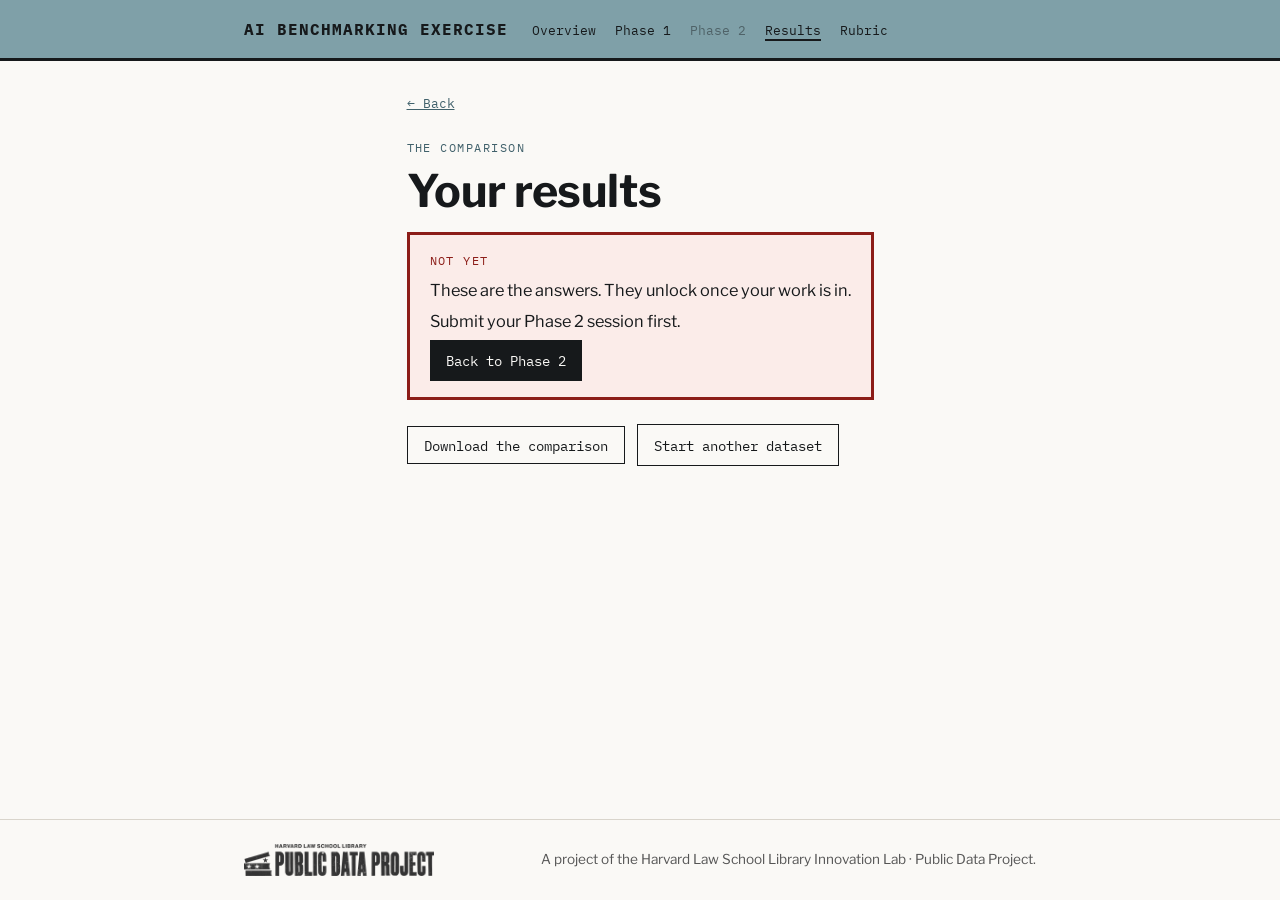
<file: results.html>
<!doctype html>
<html lang="en">
  <head>
    <meta charset="utf-8" />
    <meta name="viewport" content="width=device-width, initial-scale=1" />
    <title>Results — AI Benchmarking Exercise</title>
    <link rel="preconnect" href="https://fonts.googleapis.com" />
    <link
      href="https://fonts.googleapis.com/css2?family=IBM+Plex+Mono:wght@400;700&family=Libre+Franklin:ital,wght@0,400;0,600;0,800;1,400&display=swap"
      rel="stylesheet"
    />
    <link rel="stylesheet" href="css/style.css" />
    <script src="js/data-index.js"></script>
    <script src="js/agent-results.js"></script>
    <script src="js/site.js"></script>
    <script>
      applyTrack();
    </script>
  </head>
  <body>
    <header class="site">
      <div class="inner">
        <a class="wordmark" href="index.html">AI Benchmarking Exercise</a>
        <nav class="site">
          <a href="overview.html">Overview</a>
          <a href="phase-1.html">Phase 1</a>
          <a href="phase-2.html" data-only="group">Phase 2</a>
          <a href="results.html" aria-current="page">Results</a>
          <a href="rubric.html">Rubric</a>
        </nav>
      </div>
    </header>

    <main>
      <p class="backlink">
        <a href="phase-1.html" data-only="solo">← Back</a
        ><a href="phase-2.html" data-only="group">← Back</a>
      </p>

      <p class="eyebrow">The comparison</p>
      <h1>Your results</h1>

      <p class="lede" data-results-only data-hide="expert">
        Your ratings, the background agent's, and
        <a href="https://dataindex.us/collections/">America's Data Index</a>'s,
        side by side. Download the full comparison to see the background agent's
        reasoning traces as well.
      </p>
      <p class="lede" data-results-only data-only="expert">
        Your ratings, with and without your agent, and the background agent's,
        side by side. Download the full comparison to see the background agent's
        reasoning traces as well.
      </p>

      <div id="comparison"></div>

      <p class="btn-row" data-results-only>
        <button class="btn secondary" type="button" id="download-comparison">
          Download the comparison
        </button>
        <!-- The submission is in, so the entry page is open again. Picking a
             track there starts a clean run. -->
        <a class="btn secondary" href="index.html">Start another dataset</a>
      </p>
    </main>

    <footer class="site">
      <div class="inner">
        <img
          class="footer-logo"
          src="assets/public-data-project.png"
          width="800"
          height="136"
          alt="Harvard Law School Library · Public Data Project"
        />
        <p>
          A project of the Harvard Law School Library Innovation Lab · Public
          Data Project.
        </p>
      </div>
    </footer>

    <script>
      initResultsPage();
    </script>
  </body>
</html>
</file>
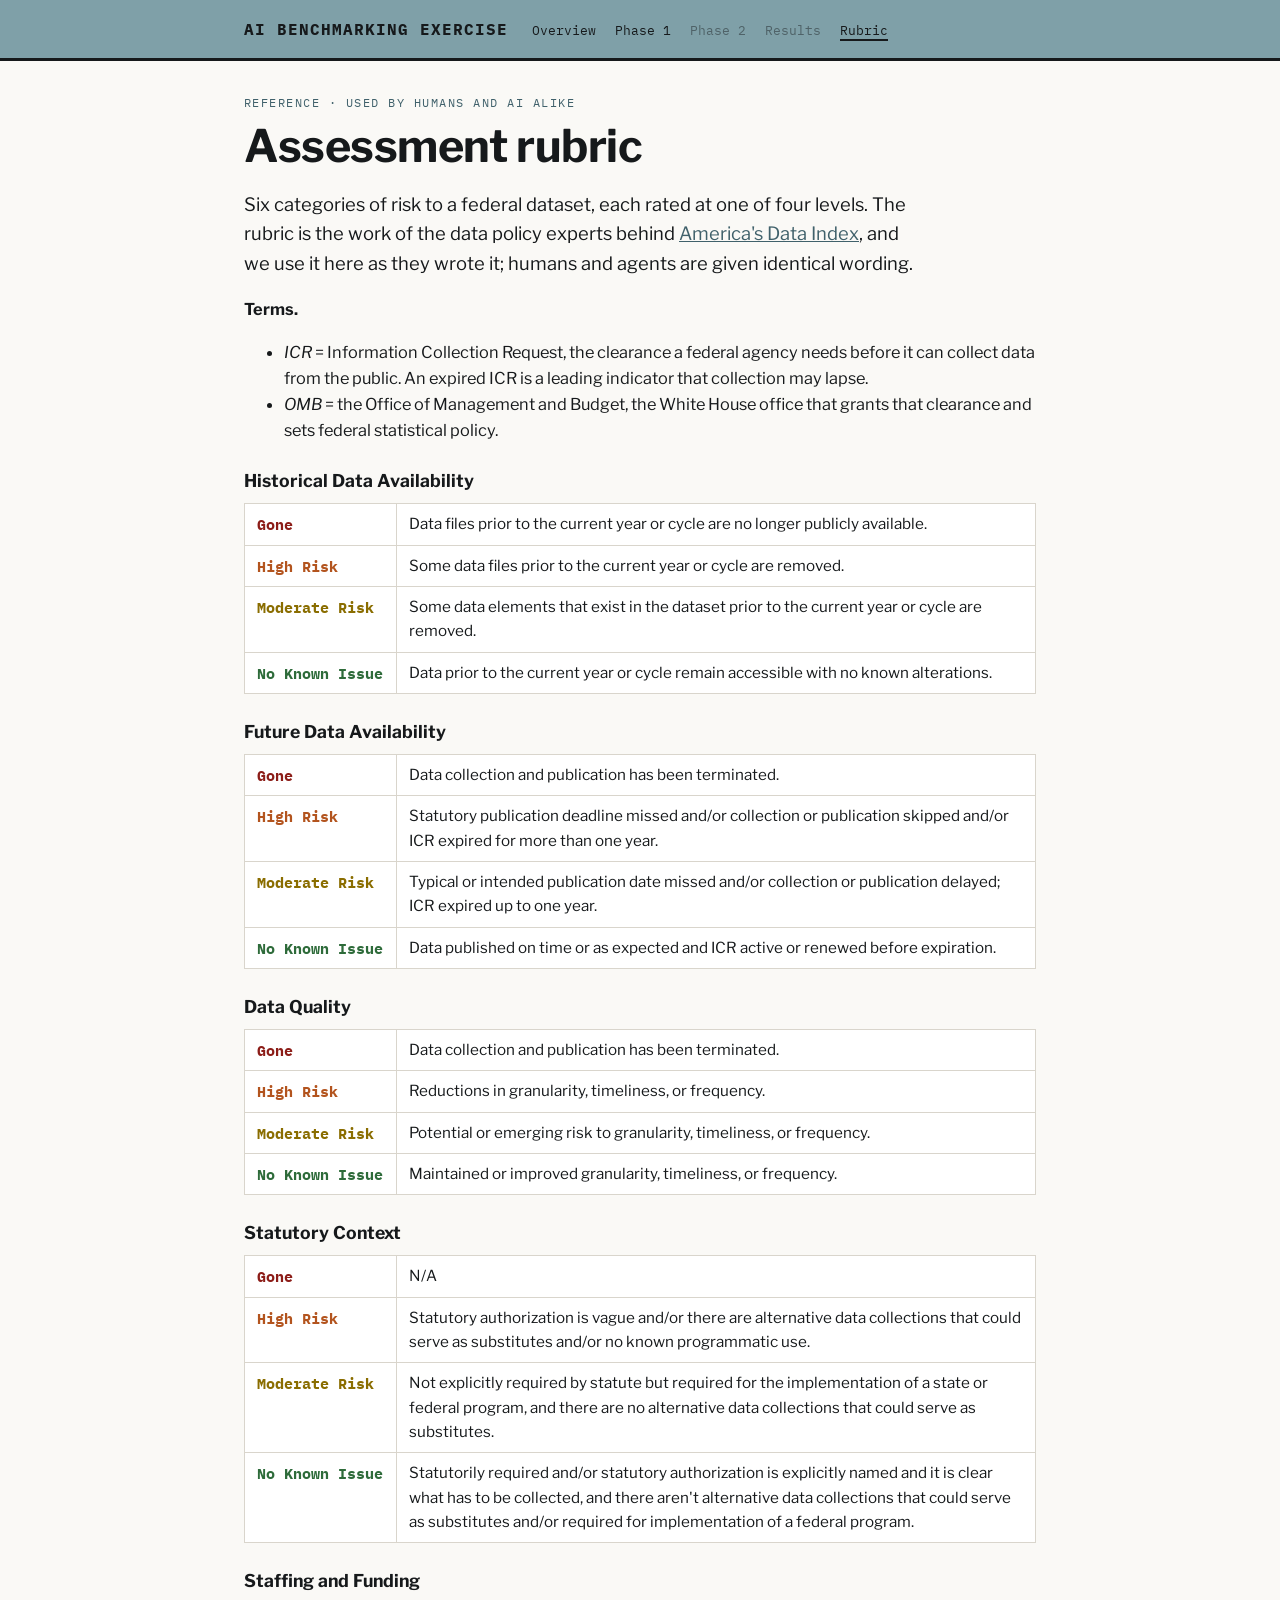
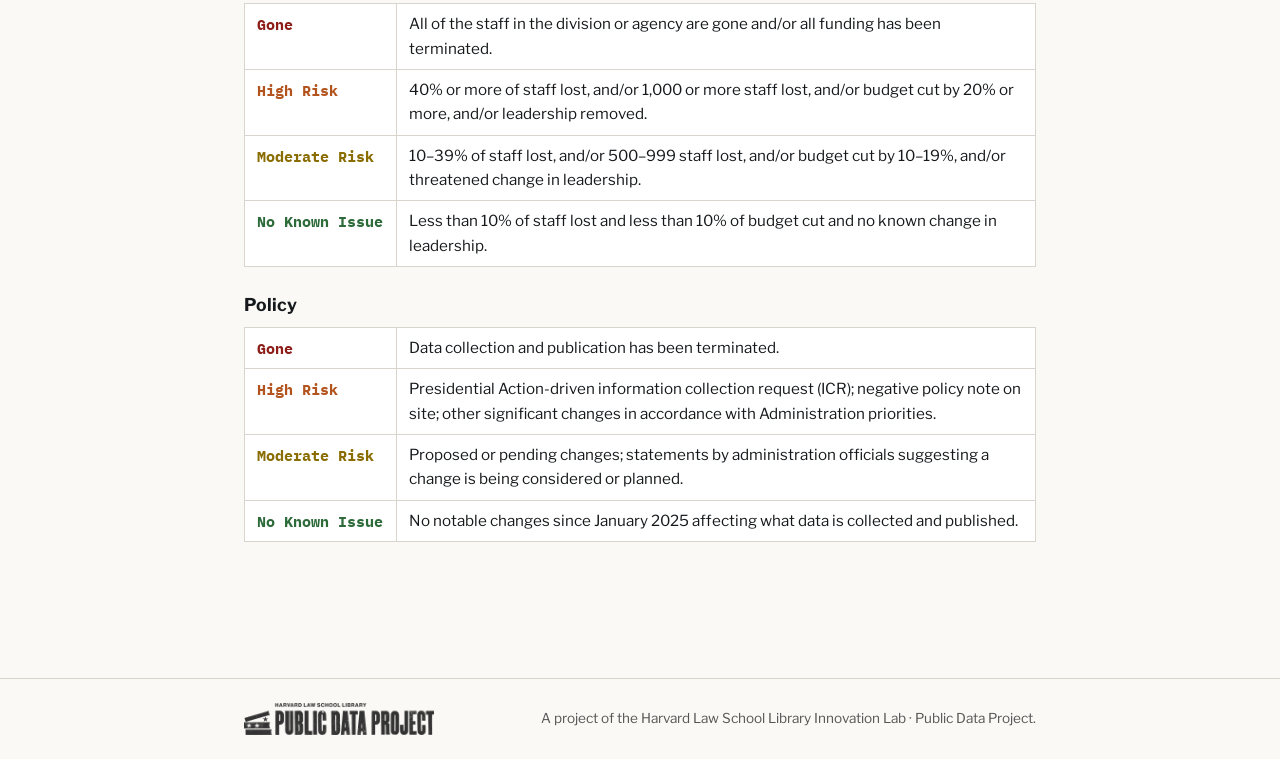
<file: rubric.html>
<!DOCTYPE html>
<html lang="en">
<head>
<meta charset="utf-8">
<meta name="viewport" content="width=device-width, initial-scale=1">
<title>Assessment Rubric — AI Benchmarking Exercise</title>
<link rel="preconnect" href="https://fonts.googleapis.com">
<link href="https://fonts.googleapis.com/css2?family=IBM+Plex+Mono:wght@400;700&family=Libre+Franklin:ital,wght@0,400;0,600;0,800;1,400&display=swap" rel="stylesheet">
<link rel="stylesheet" href="css/style.css">
<script src="js/data-index.js"></script>
<script src="js/site.js"></script>
<script>applyTrack();</script>
</head>
<body>
<header class="site">
  <div class="inner">
    <a class="wordmark" href="index.html">AI Benchmarking Exercise</a>
    <nav class="site">
      <a href="overview.html">Overview</a>
      <a href="phase-1.html">Phase 1</a>
      <a href="phase-2.html" data-only="group">Phase 2</a>
      <a href="results.html">Results</a>
      <a href="rubric.html" aria-current="page">Rubric</a>
    </nav>
  </div>
</header>

<main>
  <p class="eyebrow">Reference · used by humans and AI alike</p>
  <h1>Assessment rubric</h1>

  <p class="lede">Six categories of risk to a federal dataset, each rated at one of
  four levels. The rubric is the work of the data policy experts behind
  <a href="https://dataindex.us/collections/">America's Data Index</a>, and we use it
  here as they wrote it; humans and agents are given identical wording.</p>

  <p><strong>Terms.</strong></p>
  <ul>
    <li><em>ICR</em> = Information Collection Request, the clearance a federal agency
    needs before it can collect data from the public. An expired ICR is a leading
    indicator that collection may lapse.</li>
    <li><em>OMB</em> = the Office of Management and Budget, the White House office that
    grants that clearance and sets federal statistical policy.</li>
  </ul>

  <div id="full-rubric"></div>
</main>

<footer class="site">
  <div class="inner">
    <img class="footer-logo" src="assets/public-data-project.png" width="800" height="136"
      alt="Harvard Law School Library · Public Data Project">
    <p>A project of the Harvard Law School Library Innovation Lab · Public Data Project.</p>
  </div>
</footer>

<script>initRubricPage();</script>
</body>
</html>
</file>
<file: css/style.css>
/* AI Benchmarking Exercise — site styles.
   Palette nods to the Public Data Project slide (slate blue + stamp black). */

:root {
  --paper: #faf9f6;
  --ink: #16191b;
  --slate: #7fa0a8;      /* PDP slide blue */
  --slate-deep: #40616b; /* links, accents */
  --rule: #d9d5cc;
  --flag-bg: #fdf3d7;
  --flag-ink: #6b5410;
  --gone: #8c1d18;
  --high: #b3541e;
  --moderate: #8a6d00;
  --ok: #2e6b3a;
  --mono: "IBM Plex Mono", ui-monospace, SFMono-Regular, Menlo, monospace;
  --sans: "Libre Franklin", system-ui, -apple-system, "Segoe UI", sans-serif;
}

* { box-sizing: border-box; }

body {
  margin: 0;
  background: var(--paper);
  color: var(--ink);
  font-family: var(--sans);
  font-size: 1.02rem;
  line-height: 1.6;
  /* Keeps the footer on the bottom edge rather than floating mid-screen
     on the short pages. */
  min-height: 100vh;
  display: flex;
  flex-direction: column;
}
main { flex: 1 0 auto; }

/* Header / nav */
header.site {
  border-bottom: 3px solid var(--ink);
  background: var(--slate);
}
header.site .inner {
  max-width: 52rem;
  margin: 0 auto;
  padding: 1rem 1.25rem;
  display: flex;
  flex-wrap: wrap;
  align-items: baseline;
  gap: 0.5rem 1.5rem;
}
header.site .wordmark {
  font-family: var(--mono);
  font-weight: 700;
  text-transform: uppercase;
  letter-spacing: 0.06em;
  color: var(--ink);
  text-decoration: none;
}
nav.site a {
  font-family: var(--mono);
  font-size: 0.82rem;
  color: var(--ink);
  text-decoration: none;
  margin-right: 1rem;
}
nav.site a[aria-current="page"] { border-bottom: 2px solid var(--ink); }
nav.site a:hover { text-decoration: underline; }

main {
  max-width: 52rem;
  margin: 0 auto;
  padding: 2rem 1.25rem 4rem;
}

.eyebrow {
  font-family: var(--mono);
  font-size: 0.78rem;
  text-transform: uppercase;
  letter-spacing: 0.12em;
  color: var(--slate-deep);
  margin: 0 0 0.5rem;
}

h1 {
  font-size: clamp(1.9rem, 4.5vw, 2.8rem);
  line-height: 1.12;
  letter-spacing: -0.01em;
  margin: 0 0 1rem;
}
h2 {
  font-size: 1.35rem;
  margin: 2.5rem 0 0.75rem;
  padding-top: 1rem;
  border-top: 1px solid var(--rule);
}
.backlink + h2 { margin-top: 0; padding-top: 0; border-top: 0; }
h3 { font-size: 1.1rem; margin: 1.5rem 0 0.4rem; }

a { color: var(--slate-deep); }
p.meta { font-size: 0.9rem; color: #555; margin-top: 0; }
p.hint { font-size: 0.95rem; color: #444; }

.lede { font-size: 1.15rem; max-width: 42rem; }

.backlink { font-family: var(--mono); font-size: 0.82rem; margin: 0 0 1.5rem; }

/* Entry page — the whole card is the control, so the label isn't said twice.
   Centred in the viewport and given real height so the page doesn't read as a
   header with a stub of content under it. */
main.entry { display: flex; flex-direction: column; justify-content: center; }
main.entry .lede { margin-bottom: 2.25rem; }
.choices { display: grid; gap: 1rem; }
.choice {
  display: flex;
  align-items: center;
  justify-content: space-between;
  gap: 1.5rem;
  border: 1.5px solid var(--ink);
  background: #fff;
  padding: 1.6rem;
  text-decoration: none;
  color: var(--ink);
}
.choice:hover { background: var(--ink); color: var(--paper); }
.choice-label {
  font-family: var(--mono);
  font-weight: 700;
  font-size: 1.25rem;
  text-transform: uppercase;
  letter-spacing: 0.06em;
}
.choice-go { font-family: var(--mono); font-size: 1.5rem; line-height: 1; }

/* Phase cards on landing */
.phases { display: grid; gap: 1rem; margin: 1.5rem 0; }
@media (min-width: 640px) { .phases { grid-template-columns: repeat(auto-fit, minmax(14rem, 1fr)); } }
.phase-card {
  border: 1.5px solid var(--ink);
  padding: 1rem;
  background: #fff;
}
.phase-card h3 { margin-top: 0; }
.badge {
  display: inline-block;
  font-family: var(--mono);
  font-size: 0.7rem;
  text-transform: uppercase;
  letter-spacing: 0.08em;
  padding: 0.15rem 0.45rem;
  border: 1px solid currentColor;
  margin-bottom: 0.5rem;
}
.badge.open   { color: var(--ok); }
.badge.guided { color: var(--high); }
.badge.team   { color: var(--slate-deep); }

/* Buttons */
.btn, button.copy {
  display: inline-block;
  font-family: var(--mono);
  font-size: 0.9rem;
  padding: 0.55rem 1rem;
  background: var(--ink);
  color: var(--paper);
  border: none;
  text-decoration: none;
  cursor: pointer;
}
.btn:hover, button.copy:hover { background: var(--slate-deep); }
/* Two or more buttons side by side, wrapping on a narrow screen. */
.btn-row { display: flex; flex-wrap: wrap; gap: 0.75rem; align-items: center; }
.btn.secondary { background: transparent; color: var(--ink); border: 1.5px solid var(--ink); }
/* A link that refuses the click, e.g. Continue to Phase 2 before Phase 1 is
   filled in. Kept in the flow so the reason underneath it makes sense. */
.btn.disabled { opacity: 0.45; cursor: not-allowed; }
/* Nav destinations that are closed for now. Still legible, clearly not live. */
nav.site a.blocked { opacity: 0.45; cursor: not-allowed; }
/* The wordmark never dims — it simply stops being a link. */
a.wordmark.inert { cursor: default; }
.btn.disabled:hover { background: var(--ink); }
/* Locked Phase 1 fields, once Phase 2 has been opened. */
:disabled { background: #f2f1ed; color: #666; cursor: not-allowed; }

/* Team-decision flags */
.flag, .flag-block {
  background: var(--flag-bg);
  color: var(--flag-ink);
  font-family: var(--mono);
  font-size: 0.82rem;
}
.flag { padding: 0.05rem 0.35rem; }
.flag-block { padding: 0.6rem 0.8rem; border-left: 3px solid var(--flag-ink); }

/* Participant asides — "for you, not the bot". Deliberately upright: italics are
   reserved for language we're suggesting you type at the agent, which is why the
   <em> runs inside these boxes stand out. */
aside.participant {
  border-left: 3px solid var(--slate);
  background: #f0f3f4;
  padding: 0.75rem 1rem;
  margin: 1rem 0;
}
aside.participant .label {
  display: block;
  font-family: var(--mono);
  font-style: normal;
  font-size: 0.72rem;
  text-transform: uppercase;
  letter-spacing: 0.1em;
  color: var(--slate-deep);
  margin-bottom: 0.25rem;
}
aside.participant ul { margin: 0.35rem 0 0; padding-left: 1.1rem; }
aside.participant li { margin-bottom: 0.25rem; }
aside.participant li:last-child { margin-bottom: 0; }

/* Checklist variant, for guidance that is a sequence of steps rather than
   something to read. Step numbers come from a counter, so the markup carries
   none of its own. */
aside.participant .todo-intro { margin: 0 0 0.6rem; }
aside.participant ol.todo {
  list-style: none;
  counter-reset: todo;
  margin: 0;
  padding: 0;
}
aside.participant ol.todo li {
  display: flex;
  gap: 0.7rem;
  align-items: flex-start;
  margin: 0;
  padding: 0.6rem 0;
  border-top: 1px solid #dde3e4; /* the aside's own background, a shade down */
}
aside.participant ol.todo li::before {
  counter-increment: todo;
  content: counter(todo);
  flex: 0 0 1.45rem;
  height: 1.45rem;
  border: 1.5px solid var(--slate);
  font-family: var(--mono);
  font-size: 0.78rem;
  line-height: 1.45rem;
  text-align: center;
  color: var(--slate-deep);
}
/* Closing reminder or caution under a checklist — not one of the steps. */
aside.participant .todo-note { margin: 0.9rem 0 0; }

/* Do / Don't lists */
.dodont { display: grid; gap: 1rem; margin: 1rem 0; }
@media (min-width: 640px) { .dodont { grid-template-columns: 1fr 1fr; } }
.dodont section { border: 1px solid var(--rule); background: #fff; padding: 1rem; }
.dodont h3 { margin-top: 0; font-family: var(--mono); font-size: 0.9rem; text-transform: uppercase; }
.dodont ul { margin: 0; padding-left: 1.1rem; }
.dodont li { margin-bottom: 0.5rem; }

/* Forms / pickers */
.picker { display: grid; gap: 1rem; margin: 1rem 0; }
.picker label { font-family: var(--mono); font-size: 0.82rem; text-transform: uppercase; letter-spacing: 0.06em; display: block; margin-bottom: 0.3rem; }
select, input[type="text"], textarea {
  width: 100%;
  font: inherit;
  padding: 0.5rem;
  border: 1.5px solid var(--ink);
  background: #fff;
}
#dataset-card { border: 1px solid var(--rule); background: #fff; padding: 1rem 1.25rem; margin: 1rem 0; }
#dataset-card h3 { margin-top: 0; }
#custom-dataset-fields { display: grid; gap: 0.75rem; border: 1px dashed var(--slate-deep); padding: 1rem; }
/* An ID selector outranks the UA stylesheet's [hidden] { display: none }, so the
   hidden attribute needs restating here or the fields never actually hide. */
#custom-dataset-fields[hidden] { display: none; }

/* Phase 1 worksheet — the participant's own rating, saved and carried to Phase 2 */
.worksheet {
  display: grid;
  gap: 0.75rem;
  border-left: 3px solid var(--slate);
  background: #fff;
  padding: 0.9rem 1rem;
  margin: -0.75rem 0 1.75rem;
}
.worksheet-title {
  grid-column: 1 / -1;
  margin: 0;
  font-family: var(--mono);
  font-size: 0.72rem;
  text-transform: uppercase;
  letter-spacing: 0.1em;
  color: var(--slate-deep);
}
@media (min-width: 640px) {
  .worksheet { grid-template-columns: 14rem 1fr; align-items: start; }
}

/* Phase 2 carry-over panel — context, never something to paste */
.carryover {
  border: 1.5px solid var(--slate-deep);
  border-left-width: 5px;
  background: #f0f3f4;
  padding: 1rem 1.25rem;
  margin: 1rem 0 1.75rem;
}
.carryover.missing { border-color: var(--high); background: #fdf1ea; }
.carryover .label {
  margin: 0 0 0.5rem;
  font-family: var(--mono);
  font-size: 0.72rem;
  text-transform: uppercase;
  letter-spacing: 0.1em;
  color: var(--slate-deep);
}
.carryover.missing .label { color: var(--high); }
.carryover p { margin: 0 0 0.5rem; }
.carryover .meta { display: block; font-size: 0.9rem; color: #555; }
.carryover .cats-intro { margin-top: 0.75rem; font-size: 0.95rem; }
.carryover ul.cats { margin: 0 0 0.5rem; padding-left: 1.1rem; }
.carryover ul.cats li { margin-bottom: 0.25rem; }
.carryover .hint { margin-top: 0.75rem; }

.rating-badge {
  display: inline-block;
  font-family: var(--mono);
  font-size: 0.7rem;
  text-transform: uppercase;
  letter-spacing: 0.06em;
  padding: 0.1rem 0.4rem;
  border: 1px solid currentColor;
  vertical-align: 0.1em;
}
.rating-badge.none { color: #777; font-style: normal; }

/* Phase 2 "what the AI added" notes */
.ai-note {
  border: 1px solid var(--rule);
  background: #fff;
  padding: 1rem 1.25rem;
  margin: 0 0 1rem;
}
.ai-note h3 { margin-top: 0; }
.ai-note .prior {
  font-size: 0.92rem;
  color: #444;
  border-left: 3px solid var(--rule);
  padding-left: 0.75rem;
  margin: 0 0 0.75rem;
}
.ai-note .prior span {
  font-family: var(--mono);
  font-size: 0.72rem;
  text-transform: uppercase;
  letter-spacing: 0.08em;
  color: var(--slate-deep);
  display: block;
}
.ai-note .prior.empty { color: #777; }
.ai-note label {
  font-family: var(--mono);
  font-size: 0.82rem;
  text-transform: uppercase;
  letter-spacing: 0.06em;
  display: block;
  margin-bottom: 0.3rem;
}

/* Rubric tables */
table.rubric { border-collapse: collapse; width: 100%; background: #fff; margin: 0.5rem 0 1.5rem; }
table.rubric th, table.rubric td {
  border: 1px solid var(--rule);
  padding: 0.5rem 0.75rem;
  text-align: left;
  vertical-align: top;
  font-size: 0.95rem;
}
th.lvl { font-family: var(--mono); font-size: 0.8rem; white-space: nowrap; width: 9.5rem; }
.lvl-gone { color: var(--gone); }
.lvl-high-risk { color: var(--high); }
.lvl-moderate-risk { color: var(--moderate); }
.lvl-no-known-issue { color: var(--ok); }

/* Prompt blocks */
.prompt-block { position: relative; margin: 1rem 0 2rem; }
.prompt-block pre {
  background: var(--ink);
  color: #e8e6df;
  padding: 1.25rem;
  overflow-x: auto;
  font-family: var(--mono);
  font-size: 0.85rem;
  line-height: 1.55;
  white-space: pre-wrap;
  margin: 0;
}
.prompt-block button.copy { position: absolute; top: 0.5rem; right: 0.5rem; background: var(--slate-deep); }

/* Submission feedback under the Phase 1 submit button */
.status { font-family: var(--mono); font-size: 0.85rem; min-height: 1.2em; margin-top: 0.5rem; }
.status.ok { color: var(--ok); }
.status.error { color: var(--gone); }
.optional { font-family: var(--sans); text-transform: none; letter-spacing: normal; color: #777; }

.ai-note select + label,
.ai-note textarea + label { margin-top: 1rem; }

/* "Before you start" callout. Heavier than an aside on purpose — the 50 minutes
   and the no-AI rule were being read past. */
.callout {
  position: relative;
  border: 3px solid var(--ink);
  background: var(--flag-bg);
  padding: 1rem 1.25rem;
  margin: 0 0 1.5rem;
}
/* Locked / blocked variant: light red so it reads as a stop, and clearly not the
   cream "Before you start" note. */
.callout.locked { background: #fbece9; border-color: var(--gone); }
.callout.locked .callout-title { color: var(--gone); }

/* The padlock that freezes or re-enables the Phase 1 answers. Sits in the
   corner of its notice, sized to read as a secondary control rather than a
   call to action. */
#phase1-lock .callout-title, #phase1-lock .lock-note { padding-right: 6.5rem; }
.lock-toggle {
  position: absolute;
  top: 0.65rem;
  right: 0.75rem;
  display: flex;
  align-items: center;
  gap: 0.35rem;
  padding: 0.3rem 0.5rem;
  background: transparent;
  border: 1.5px solid currentColor;
  color: var(--gone);
  cursor: pointer;
}
.callout:not(.locked) .lock-toggle { color: var(--slate-deep); }
.lock-toggle:hover { background: rgba(0, 0, 0, 0.06); }
.lock-toggle svg {
  width: 15px;
  height: 15px;
  fill: none;
  stroke: currentColor;
  stroke-width: 2;
  stroke-linecap: round;
  stroke-linejoin: round;
}
.lock-toggle-text {
  font-family: var(--mono);
  font-size: 0.7rem;
  text-transform: uppercase;
  letter-spacing: 0.08em;
}
.callout p { margin: 0; }
.callout p + p { margin-top: 0.35rem; }
.callout-title {
  font-family: var(--mono);
  font-size: 0.78rem;
  text-transform: uppercase;
  letter-spacing: 0.12em;
}

/* Solo category picker */
.checkset { border: 1.5px solid var(--ink); background: #fff; padding: 1rem 1.25rem; }
.checkset legend {
  font-family: var(--mono);
  font-size: 0.82rem;
  text-transform: uppercase;
  letter-spacing: 0.06em;
  padding: 0 0.4rem;
}
/* Overrides the uppercase mono treatment .picker gives its labels — these read as
   sentences, not field names. */
label.check {
  display: flex;
  align-items: baseline;
  gap: 0.6rem;
  margin-bottom: 0.4rem;
  font-family: var(--sans);
  font-size: 1rem;
  text-transform: none;
  letter-spacing: normal;
}
label.check input { width: auto; margin: 0; }
.checkset .hint { margin: 0.75rem 0 0; }

/* Thinking-mode cards, one per provider */
.provider-cards { display: grid; gap: 1rem; margin: 1rem 0 2rem; }
@media (min-width: 640px) { .provider-cards { grid-template-columns: repeat(auto-fit, minmax(12rem, 1fr)); } }
.provider { border: 1px solid var(--rule); background: #fff; padding: 0.9rem 1rem; }
.provider p { margin: 0; font-size: 0.95rem; }
.provider p + p { margin-top: 0.35rem; }
.provider-name {
  font-family: var(--mono);
  font-size: 0.78rem;
  text-transform: uppercase;
  letter-spacing: 0.08em;
  color: var(--slate-deep);
}
.arrow { font-family: var(--mono); }

/* Results — three assessments of one dataset, side by side */
table.compare-table { border-collapse: collapse; width: 100%; background: #fff; margin: 1.5rem 0 2.5rem; }
table.compare-table th, table.compare-table td {
  border: 1px solid var(--rule);
  padding: 0.5rem 0.75rem;
  text-align: left;
  vertical-align: middle;
  font-size: 0.95rem;
}
table.compare-table thead th {
  font-family: var(--mono);
  font-size: 0.78rem;
  text-transform: uppercase;
  letter-spacing: 0.06em;
  border-bottom-width: 1.5px;
  border-bottom-color: var(--ink);
}
table.compare-table tbody th { font-weight: 600; }
table.compare-table select { font-size: 0.9rem; padding: 0.3rem; border-width: 1px; }

/* Banners: guided-only notice, and the answer-key warning on the results page */
.banner {
  background: var(--high);
  color: #fff;
  font-family: var(--mono);
  font-size: 0.85rem;
  padding: 0.6rem 1rem;
  margin-bottom: 1.5rem;
}

footer.site {
  border-top: 1px solid var(--rule);
  margin-top: 3rem;
}
footer.site .inner {
  max-width: 52rem;
  margin: 0 auto;
  padding: 1.5rem 1.25rem;
  font-size: 0.85rem;
  color: #555;
  display: flex;
  flex-wrap: wrap;
  align-items: center;
  justify-content: space-between;
  gap: 1rem 2rem;
}
footer.site p { margin: 0; }
.footer-logo { display: block; width: 190px; height: auto; }

:focus-visible { outline: 3px solid var(--slate-deep); outline-offset: 2px; }
@media (prefers-reduced-motion: reduce) {
  * { animation: none !important; transition: none !important; }
}

/* ---------------------------------------------------------------------------
   Track gating — LAST IN THE FILE ON PURPOSE.

   Solo runs Phase 1 only; a guided session runs Phases 1 and 2. Both tracks'
   markup ships on every page and CSS hides what doesn't apply, with <html
   data-track> set from the head so nothing flashes before paint.

   These rules must beat every display declaration above them. The `html`
   prefix lifts them to (0,1,1) so they outrank single-class rules like .btn on
   specificity, and sitting at the end of the file means they also win on source
   order. Belt and braces: get either wrong and a gated element — a submit
   button, a phase card — stays visible to the wrong track, which is silent and
   easy to miss. Do not move this block.
   --------------------------------------------------------------------------- */
html [data-only] { display: none; }
html[data-track="solo"] [data-only="solo"],
html[data-track="group"] [data-only="group"],
html[data-track="expert"] [data-only="group"],
html[data-track="expert"] [data-only="expert"] { display: revert; }
html[data-track="expert"] [data-hide="expert"] { display: none; }
</file>
